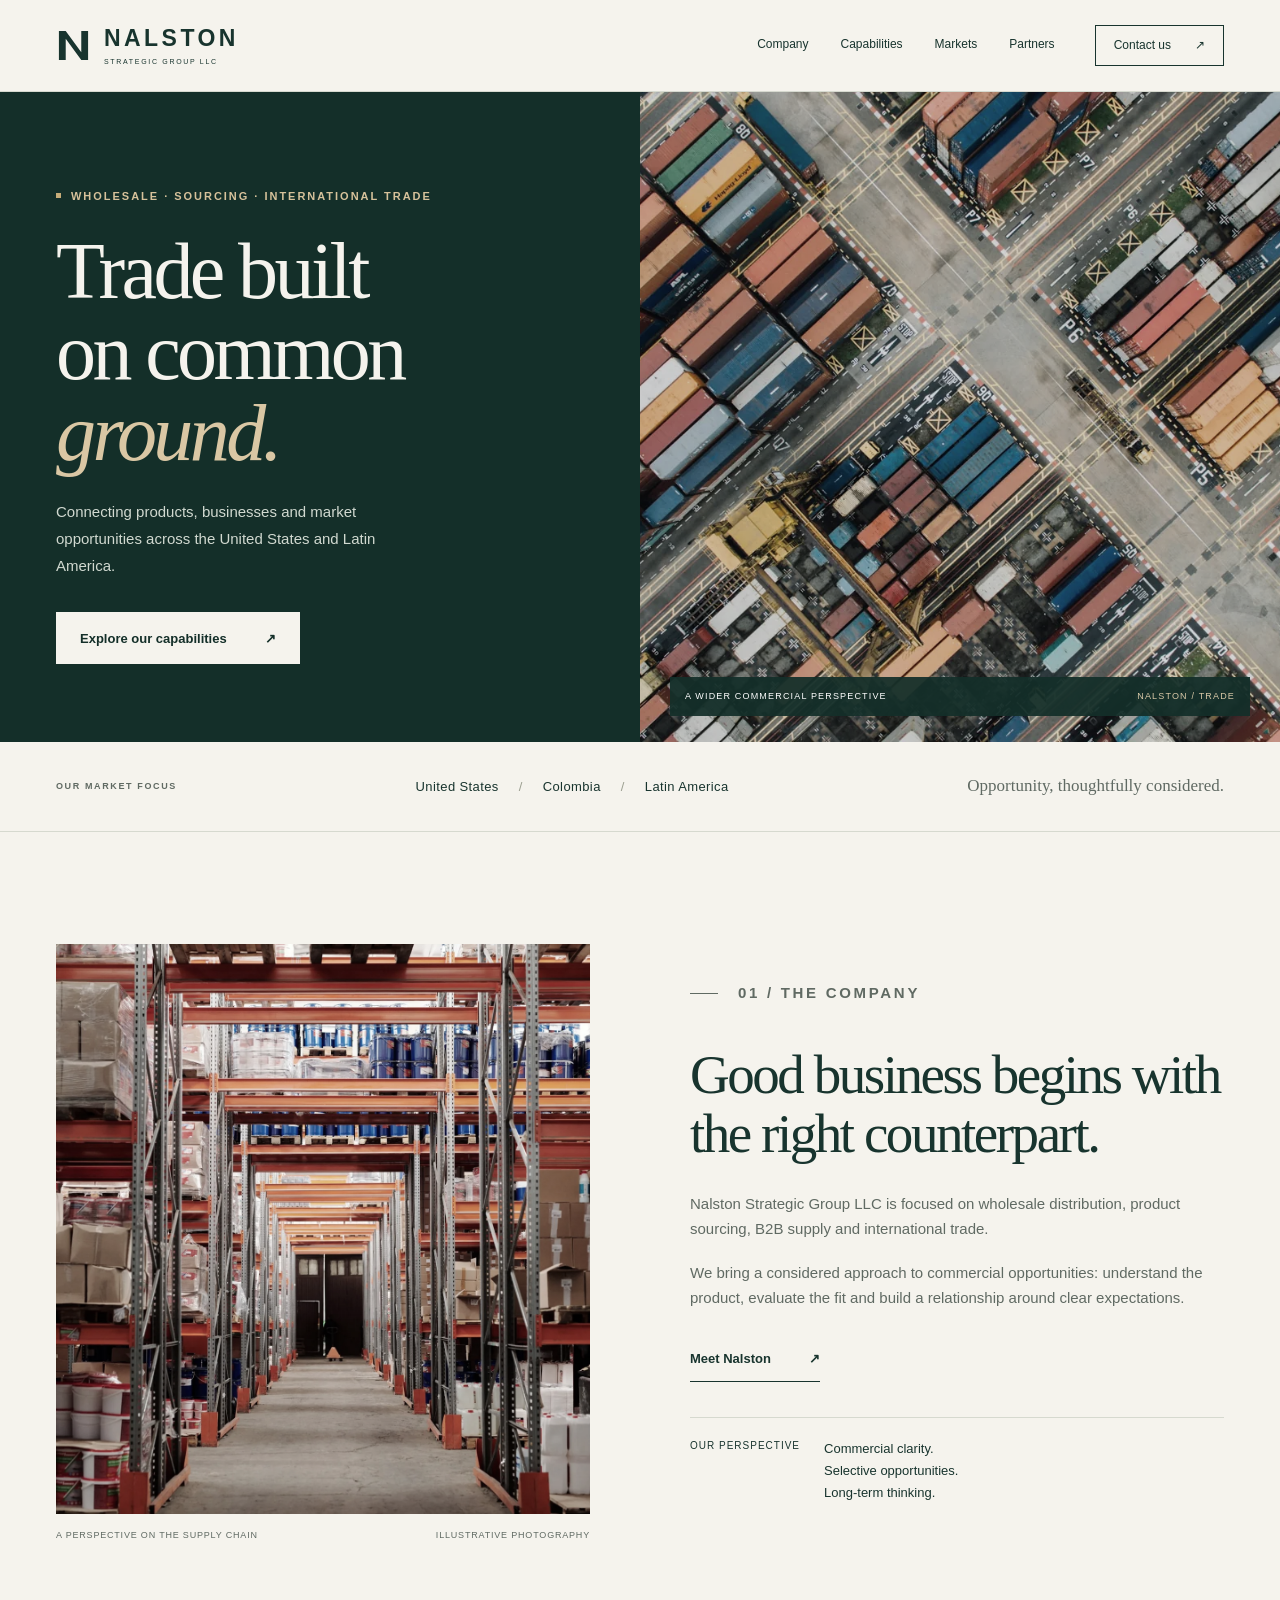
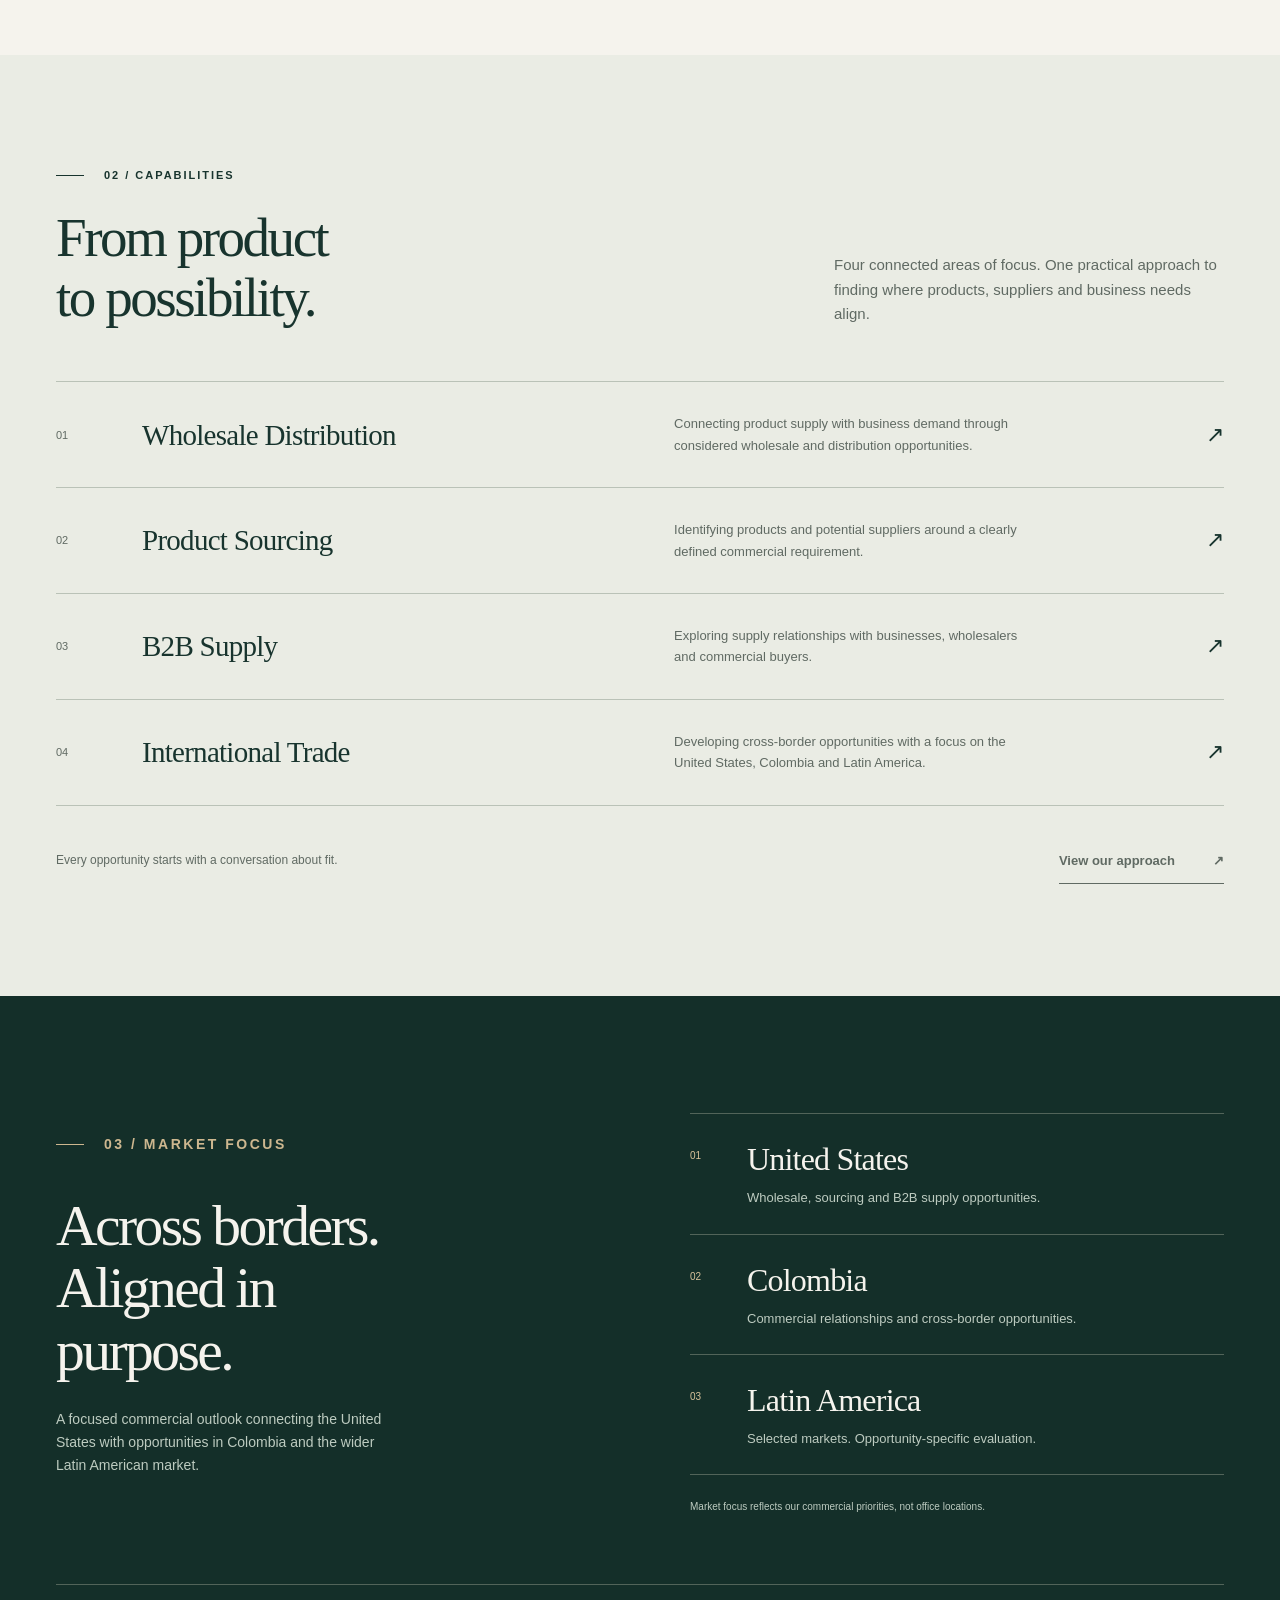
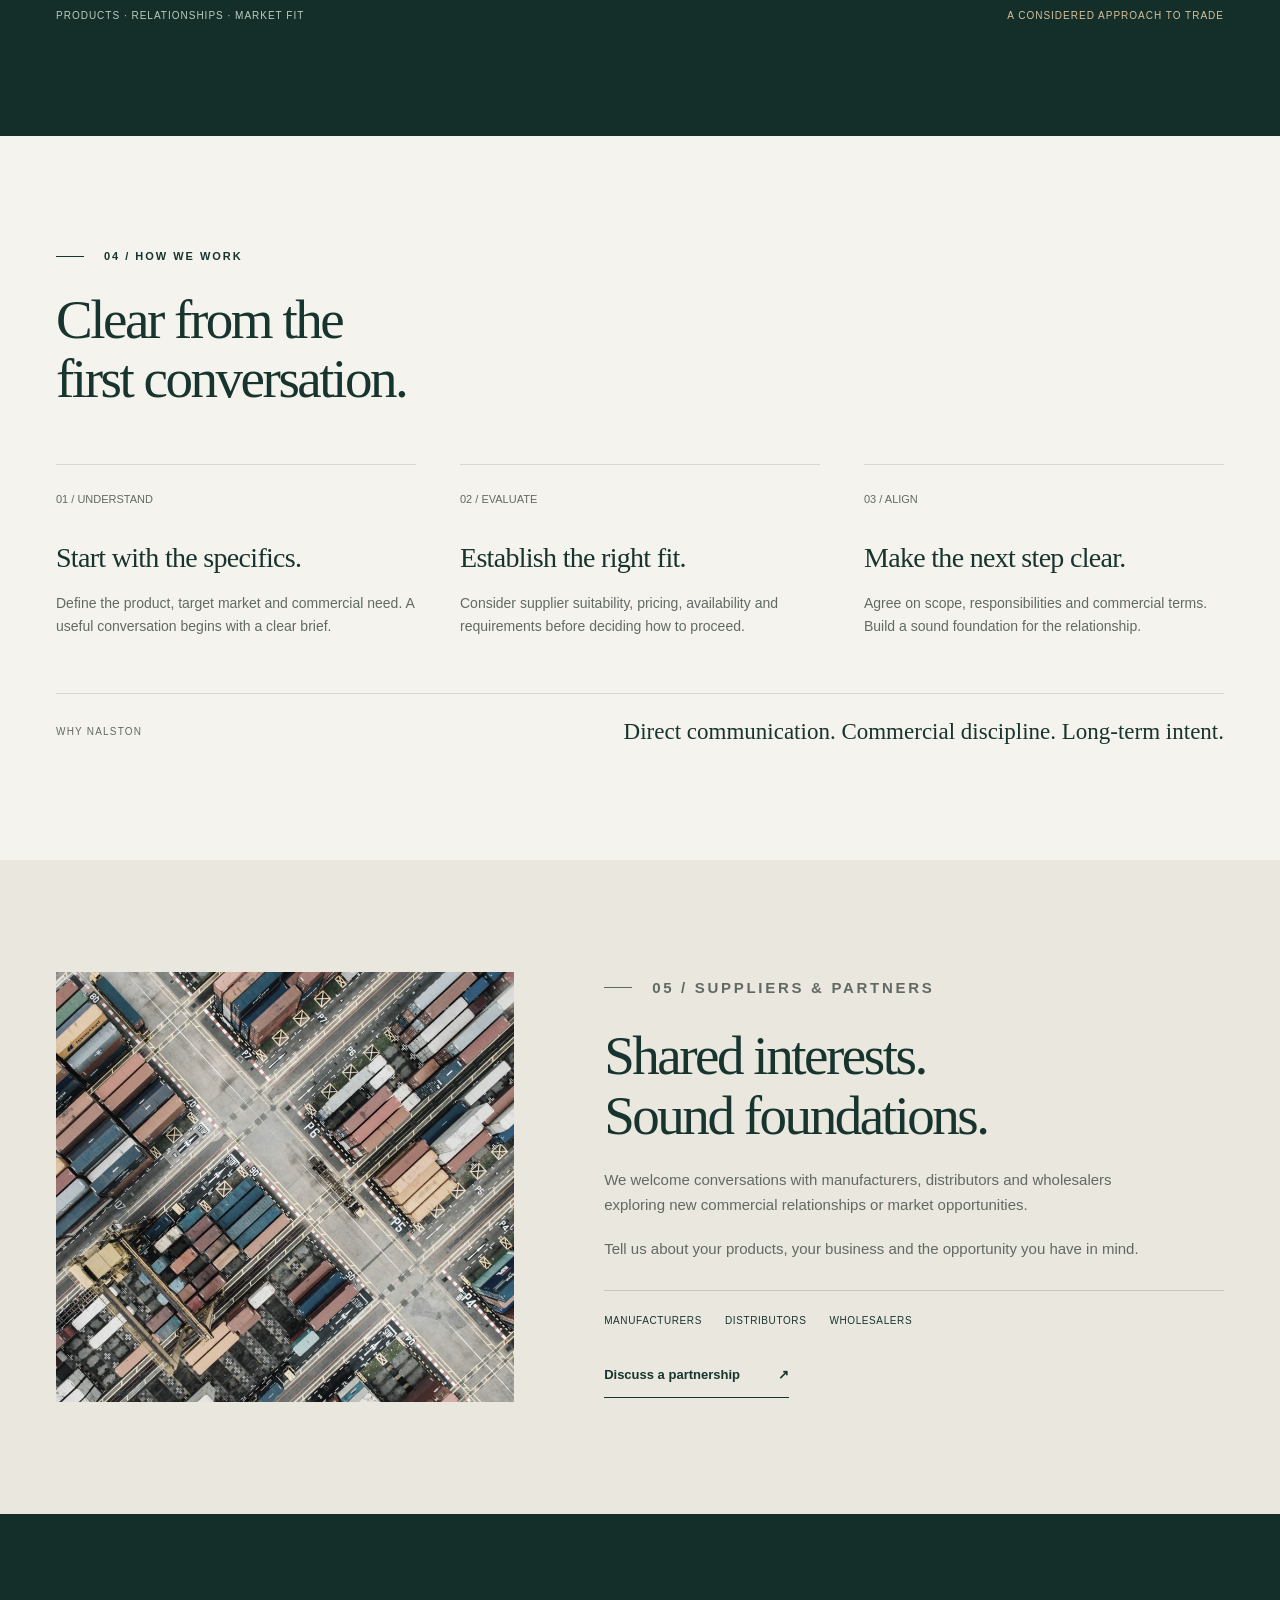
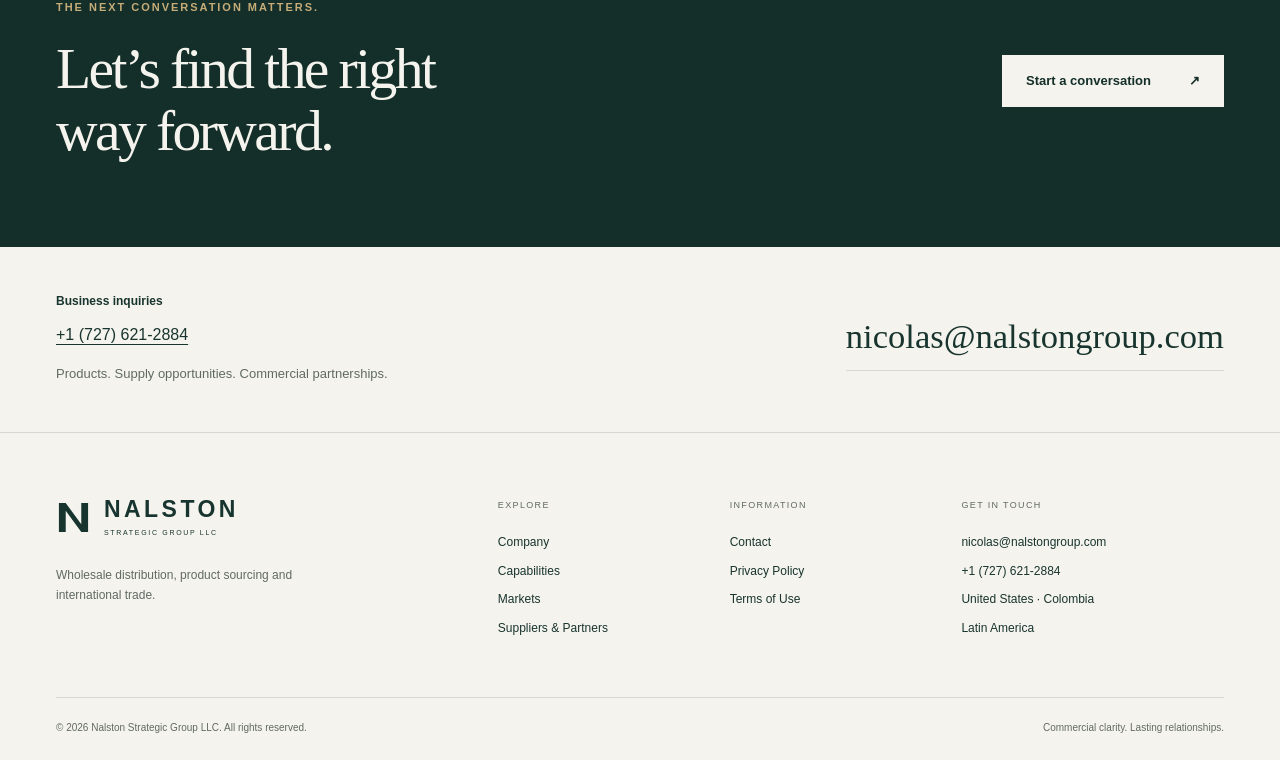
<file: index.html>
<!doctype html>
<html lang="en" class="no-js">
<head>
<meta charset="utf-8">
<meta name="viewport" content="width=device-width, initial-scale=1">
<title>NALSTON | Wholesale, Sourcing &amp; International Trade</title>
<meta name="description" content="Wholesale distribution, product sourcing, B2B supply and international trade. Nalston Strategic Group LLC focuses on the United States, Colombia and Latin America.">
<meta name="theme-color" content="#142f29">
<link rel="canonical" href="https://familiamigrandousa.github.io/nalston-website/">
<meta property="og:type" content="website">
<meta property="og:site_name" content="NALSTON">
<meta property="og:locale" content="en_US">
<meta property="og:title" content="NALSTON | Wholesale, Sourcing &amp; International Trade">
<meta property="og:description" content="Wholesale distribution, product sourcing, B2B supply and international trade. Nalston Strategic Group LLC focuses on the United States, Colombia and Latin America.">
<meta property="og:url" content="https://familiamigrandousa.github.io/nalston-website/">
<meta property="og:image" content="https://familiamigrandousa.github.io/nalston-website/assets/og-nalston.jpg">
<meta property="og:image:width" content="1200">
<meta property="og:image:height" content="630">
<meta property="og:image:alt" content="NALSTON — Wholesale, sourcing and international trade.">
<meta name="twitter:card" content="summary_large_image">
<meta name="twitter:title" content="NALSTON | Wholesale, Sourcing &amp; International Trade">
<meta name="twitter:description" content="Wholesale distribution, product sourcing, B2B supply and international trade. Nalston Strategic Group LLC focuses on the United States, Colombia and Latin America.">
<meta name="twitter:image" content="https://familiamigrandousa.github.io/nalston-website/assets/og-nalston.jpg">
<link rel="icon" href="assets/favicon.svg" type="image/svg+xml">
<link rel="icon" href="assets/favicon-32.png" type="image/png" sizes="32x32">
<link rel="apple-touch-icon" href="assets/apple-touch-icon.png">
<link rel="stylesheet" href="styles.css?v=20261001.3">
<script src="script.js?v=20261001" defer></script>
<script type="application/ld+json">{"@context": "https://schema.org", "@type": "Organization", "name": "NALSTON", "legalName": "Nalston Strategic Group LLC", "url": "https://familiamigrandousa.github.io/nalston-website/", "email": "nicolas@nalstongroup.com", "logo": "https://familiamigrandousa.github.io/nalston-website/assets/apple-touch-icon.png", "description": "Wholesale distribution, product sourcing, B2B supply and international trade. Market focus: United States, Colombia and Latin America.", "telephone": "+1-727-621-2884"}</script>
</head>
<body>
<a class="skip-link" href="#content">Skip to content</a>
<header class="site-header">
<div class="frame header-inner">
<a class="brand" href="index.html" aria-label="Nalston home"><svg class="brand-mark" viewBox="0 0 36 36" fill="none" aria-hidden="true"><path d="M3 33V3h7l16 22V3h7v30h-7L10 11v22H3Z" fill="currentColor"/></svg><span class="brand-name">NALSTON<span class="brand-sub">STRATEGIC GROUP LLC</span></span></a>
<button class="menu-button" type="button" data-menu aria-controls="main-nav" aria-expanded="false"><span>Menu</span><span class="menu-lines" aria-hidden="true"><i></i><i></i></span></button>
<nav class="main-nav" id="main-nav" data-nav aria-label="Main navigation">
<a href="company.html">Company</a><a href="capabilities.html">Capabilities</a><a href="index.html#markets">Markets</a><a href="index.html#partners">Partners</a><a class="nav-contact" href="contact.html">Contact us <span aria-hidden="true">↗</span></a>
</nav>
</div>
</header>
<main id="content">
<section class="hero" aria-labelledby="hero-title">
<div class="hero-copy">
<p class="eyebrow">Wholesale · Sourcing · International Trade</p>
<h1 id="hero-title">Trade built<br>on common<br><em>ground.</em>
</h1>
<p class="hero-description">Connecting products, businesses and market opportunities across the United States and Latin America.</p><a class="button light" href="capabilities.html">Explore our capabilities<span aria-hidden="true">↗</span></a>
</div>
<div class="hero-photo">
<picture><img src="assets/port-1200.webp" srcset="assets/port-600.webp 600w, assets/port-1200.webp 1200w, assets/port-2000.webp 2000w" sizes="(max-width: 600px) 100vw, 50vw" width="2000" height="1334" alt="Aerial view of shipping containers arranged across a working cargo terminal" fetchpriority="high" decoding="async">
</picture>
<div class="photo-label"><span>A wider commercial perspective</span><span>NALSTON / Trade</span>
</div>
</div>
</section>
<div class="market-strip">
<div class="frame"><span class="eyebrow">Our market focus</span>
<p>United States<i aria-hidden="true">/</i>Colombia<i aria-hidden="true">/</i>Latin America</p><span class="strip-note">Opportunity, thoughtfully considered.</span>
</div>
</div>
<section class="section" id="company">
<div class="frame company-grid">
<figure class="company-figure"><img src="assets/warehouse-1200.webp" srcset="assets/warehouse-600.webp 600w, assets/warehouse-1200.webp 1200w" sizes="(max-width: 600px) 100vw, 50vw" width="1200" height="1800" alt="Palletized goods arranged on industrial warehouse shelving" loading="lazy" decoding="async">
<figcaption><span>A perspective on the supply chain</span><span>Illustrative photography</span>
</figcaption>
</figure>
<div class="company-copy">
<p class="eyebrow section-label">01 / The company</p>
<h2>Good business begins with the right counterpart.</h2>
<p>Nalston Strategic Group LLC is focused on wholesale distribution, product sourcing, B2B supply and international trade.</p>
<p>We bring a considered approach to commercial opportunities: understand the product, evaluate the fit and build a relationship around clear expectations.</p><a class="text-link" href="company.html">Meet Nalston<span aria-hidden="true">↗</span></a>
<div class="company-note"><span>Our perspective</span>
<p>Commercial clarity.<br>Selective opportunities.<br>Long-term thinking.</p>
</div>
</div>
</div>
</section>
<section class="section capabilities" id="capabilities">
<div class="frame">
<div class="section-heading">
<div>
<p class="eyebrow section-label">02 / Capabilities</p>
<h2>From product<br>to possibility.</h2>
</div>
<p>Four connected areas of focus. One practical approach to finding where products, suppliers and business needs align.</p>
</div>
<div class="service-list"><a class="service-item" href="capabilities.html#wholesale"><span class="service-no">01</span>
<h3>Wholesale Distribution</h3>
<p>Connecting product supply with business demand through considered wholesale and distribution opportunities.</p><span class="service-arrow" aria-hidden="true">↗</span></a><a class="service-item" href="capabilities.html#sourcing"><span class="service-no">02</span>
<h3>Product Sourcing</h3>
<p>Identifying products and potential suppliers around a clearly defined commercial requirement.</p><span class="service-arrow" aria-hidden="true">↗</span></a><a class="service-item" href="capabilities.html#b2b"><span class="service-no">03</span>
<h3>B2B Supply</h3>
<p>Exploring supply relationships with businesses, wholesalers and commercial buyers.</p><span class="service-arrow" aria-hidden="true">↗</span></a><a class="service-item" href="capabilities.html#trade"><span class="service-no">04</span>
<h3>International Trade</h3>
<p>Developing cross-border opportunities with a focus on the United States, Colombia and Latin America.</p><span class="service-arrow" aria-hidden="true">↗</span></a>
</div>
<div class="section-foot">
<p>Every opportunity starts with a conversation about fit.</p><a class="text-link" href="capabilities.html">View our approach<span aria-hidden="true">↗</span></a>
</div>
</div>
</section>
<section class="section markets" id="markets">
<div class="frame">
<div class="markets-grid">
<div class="markets-intro">
<p class="eyebrow section-label">03 / Market focus</p>
<h2>Across borders.<br>Aligned in<br>purpose.</h2>
<p>A focused commercial outlook connecting the United States with opportunities in Colombia and the wider Latin American market.</p>
</div>
<div>
<div class="market-list">
<article class="market-row"><span>01</span>
<div>
<h3>United States</h3>
<p>Wholesale, sourcing and B2B supply opportunities.</p>
</div>
</article>
<article class="market-row"><span>02</span>
<div>
<h3>Colombia</h3>
<p>Commercial relationships and cross-border opportunities.</p>
</div>
</article>
<article class="market-row"><span>03</span>
<div>
<h3>Latin America</h3>
<p>Selected markets. Opportunity-specific evaluation.</p>
</div>
</article>
</div>
<p class="market-note">Market focus reflects our commercial priorities, not office locations.</p>
</div>
</div>
<div class="markets-footer"><span>Products · Relationships · Market fit</span><span>A considered approach to trade</span>
</div>
</div>
</section>
<section class="section" id="approach">
<div class="frame">
<div class="process-header">
<p class="eyebrow section-label">04 / How we work</p>
<h2>Clear from the<br>first conversation.</h2>
</div>
<div class="steps">
<article class="step"><span class="step-no">01 / UNDERSTAND</span>
<h3>Start with the specifics.</h3>
<p>Define the product, target market and commercial need. A useful conversation begins with a clear brief.</p>
</article>
<article class="step"><span class="step-no">02 / EVALUATE</span>
<h3>Establish the right fit.</h3>
<p>Consider supplier suitability, pricing, availability and requirements before deciding how to proceed.</p>
</article>
<article class="step"><span class="step-no">03 / ALIGN</span>
<h3>Make the next step clear.</h3>
<p>Agree on scope, responsibilities and commercial terms. Build a sound foundation for the relationship.</p>
</article>
</div>
<div class="principle-bar"><span>Why Nalston</span>
<p>Direct communication. Commercial discipline. Long-term intent.</p>
</div>
</div>
</section>
<section class="section partners" id="partners">
<div class="frame partners-grid"><img class="partner-image" src="assets/port-1200.webp" srcset="assets/port-600.webp 600w, assets/port-1200.webp 1200w, assets/port-2000.webp 2000w" sizes="(max-width: 600px) 100vw, 50vw" width="2000" height="1334" alt="Shipping containers and transport lanes at a cargo terminal" loading="lazy" decoding="async">
<div>
<p class="eyebrow section-label">05 / Suppliers &amp; Partners</p>
<h2>Shared interests.<br>Sound foundations.</h2>
<p>We welcome conversations with manufacturers, distributors and wholesalers exploring new commercial relationships or market opportunities.</p>
<p>Tell us about your products, your business and the opportunity you have in mind.</p>
<div class="partner-types"><span>Manufacturers</span><span>Distributors</span><span>Wholesalers</span>
</div><a class="text-link" href="contact.html#inquiry">Discuss a partnership<span aria-hidden="true">↗</span></a>
</div>
</div>
</section>
<section class="final-cta">
<div class="frame cta-grid">
<div>
<p class="eyebrow">The next conversation matters.</p>
<h2>Let’s find the right<br>way forward.</h2>
</div><a class="button light" href="contact.html">Start a conversation<span aria-hidden="true">↗</span></a>
</div>
</section>
<section class="contact-band" id="contact">
<div class="frame">
<div>
<h2>Business inquiries</h2>
<p class="contact-phone"><a href="tel:+17276212884">+1 (727) 621-2884</a></p>
<p>Products. Supply opportunities. Commercial partnerships.</p>
</div><a class="contact-email" href="mailto:nicolas@nalstongroup.com">nicolas@nalstongroup.com</a>
</div>
</section>
</main>
<footer class="site-footer">
<div class="frame footer-main">
<div class="footer-brand"><a class="brand" href="index.html" aria-label="Nalston home"><svg class="brand-mark" viewBox="0 0 36 36" fill="none" aria-hidden="true"><path d="M3 33V3h7l16 22V3h7v30h-7L10 11v22H3Z" fill="currentColor"/></svg><span class="brand-name">NALSTON<span class="brand-sub">STRATEGIC GROUP LLC</span></span></a>
<p>Wholesale distribution, product sourcing and international trade.</p>
</div>
<div class="footer-col"><span class="footer-label">Explore</span><a href="company.html">Company</a><a href="capabilities.html">Capabilities</a><a href="index.html#markets">Markets</a><a href="index.html#partners">Suppliers &amp; Partners</a>
</div>
<div class="footer-col"><span class="footer-label">Information</span><a href="contact.html">Contact</a><a href="privacy.html">Privacy Policy</a><a href="terms.html">Terms of Use</a>
</div>
<div class="footer-col"><span class="footer-label">Get in touch</span><a href="mailto:nicolas@nalstongroup.com">nicolas@nalstongroup.com</a><a href="tel:+17276212884">+1 (727) 621-2884</a><span>United States · Colombia</span><span>Latin America</span>
</div>
</div>
<div class="frame footer-bottom"><span>© 2026 Nalston Strategic Group LLC. All rights reserved.</span><span>Commercial clarity. Lasting relationships.</span>
</div>
</footer>
</body>
</html>
</file>
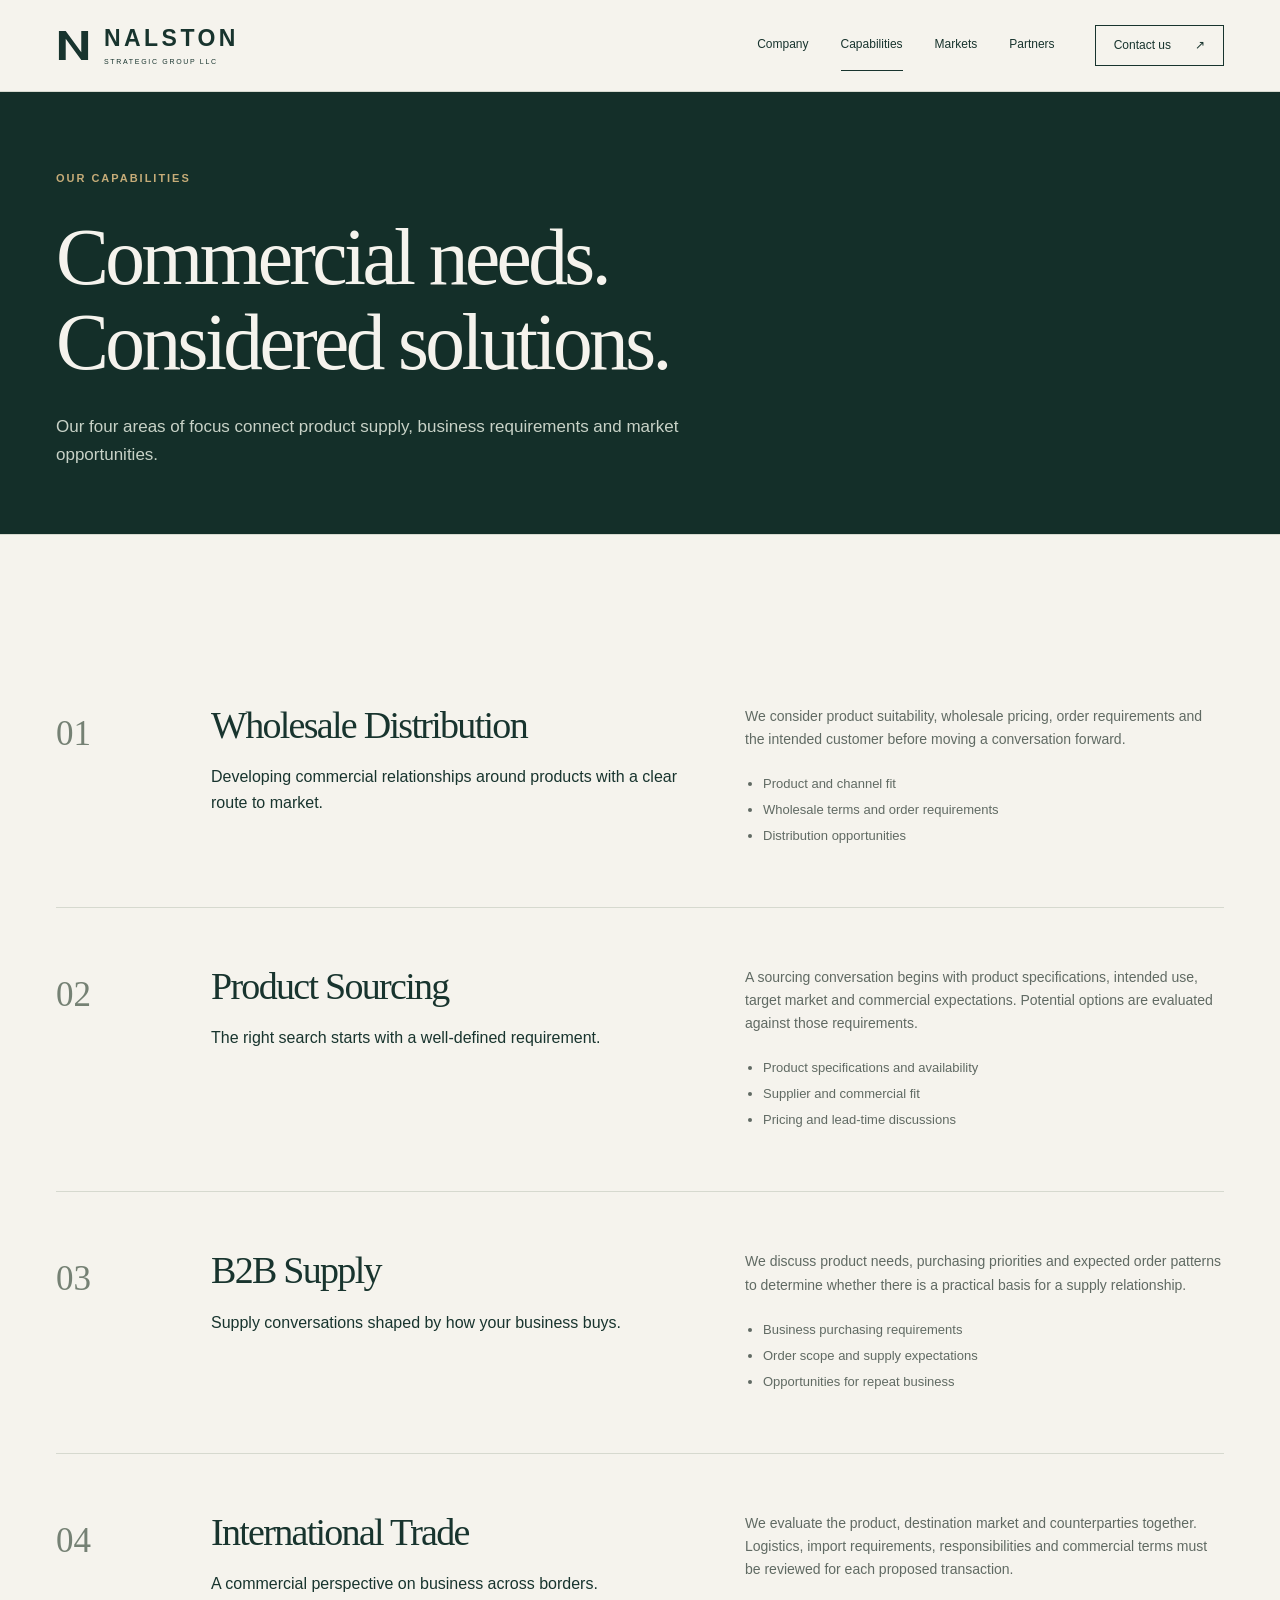
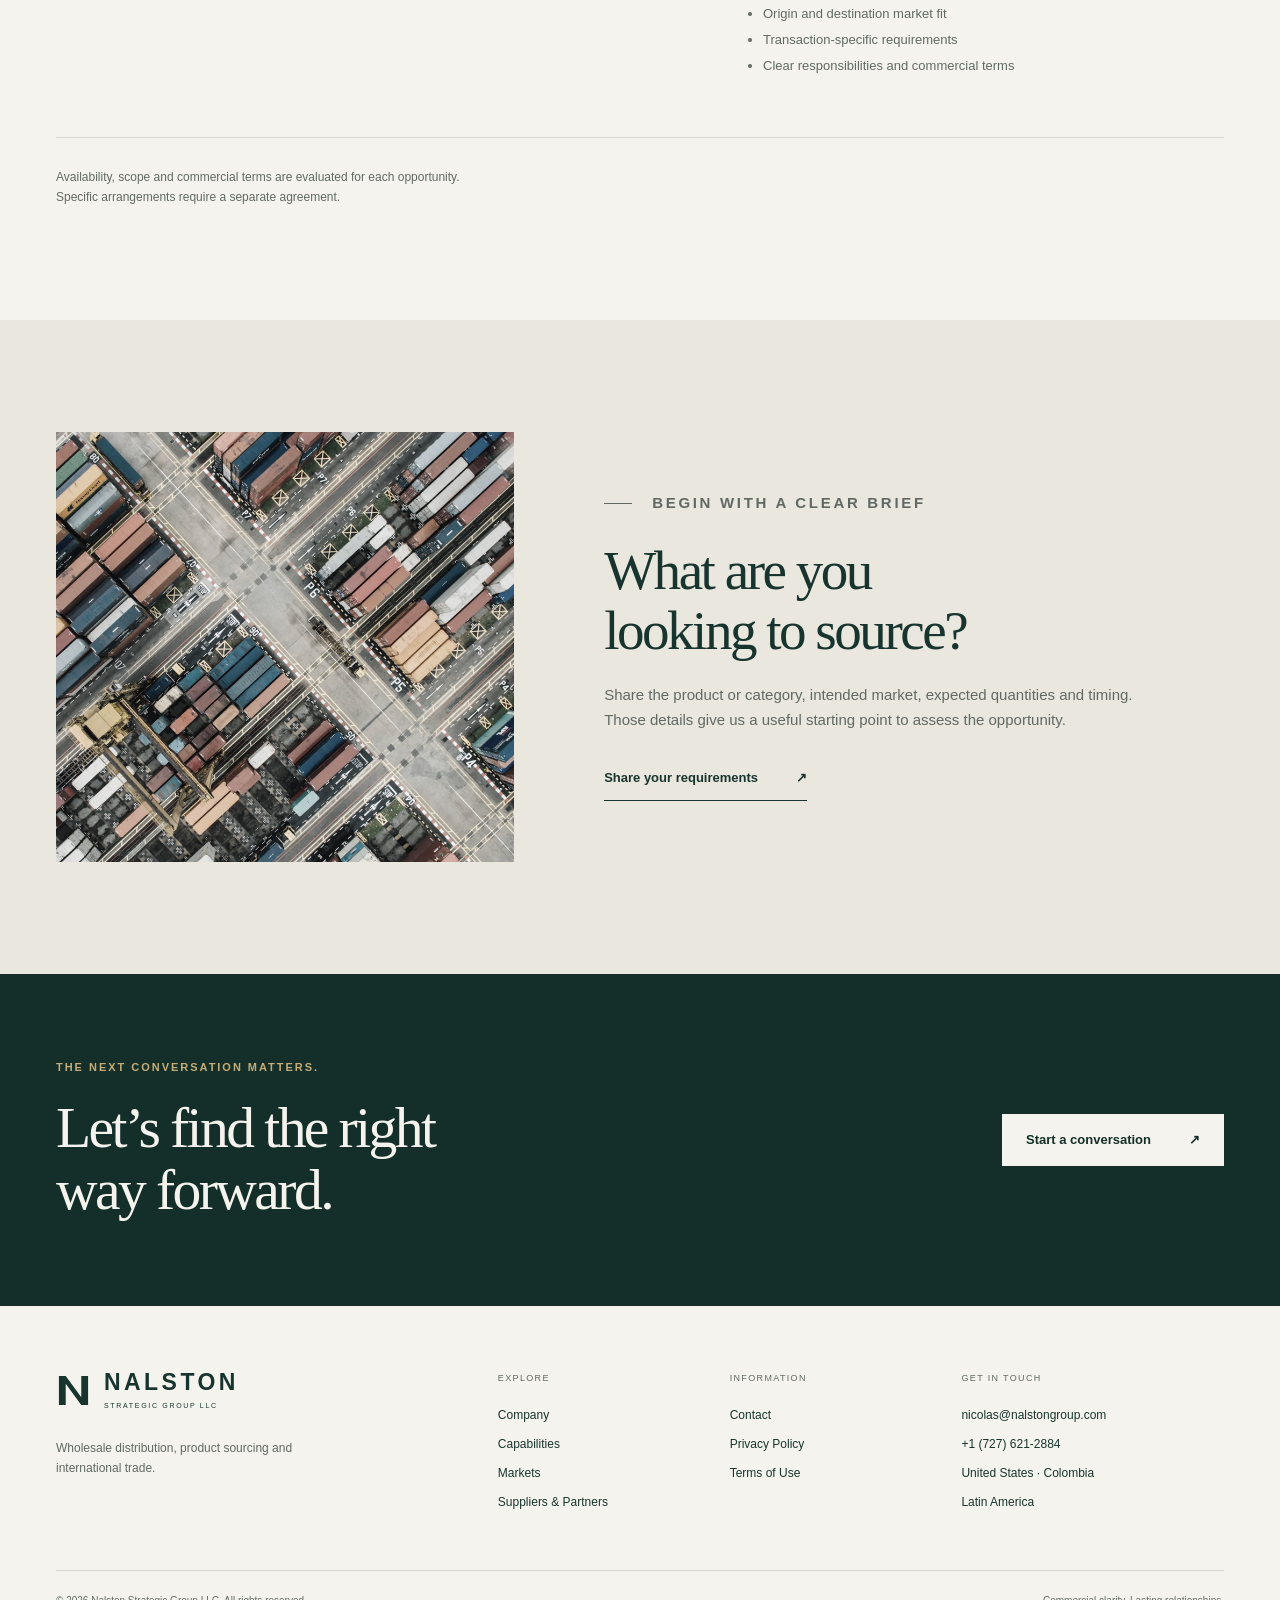
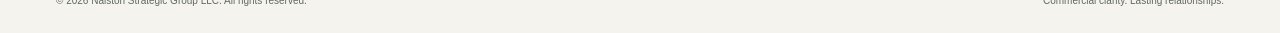
<file: capabilities.html>
<!doctype html>
<html lang="en" class="no-js">
<head>
<meta charset="utf-8">
<meta name="viewport" content="width=device-width, initial-scale=1">
<title>Capabilities | NALSTON</title>
<meta name="description" content="Explore Nalston’s focus in wholesale distribution, product sourcing, B2B supply and international trade across the United States and Latin America.">
<meta name="theme-color" content="#142f29">
<link rel="canonical" href="https://familiamigrandousa.github.io/nalston-website/capabilities.html">
<meta property="og:type" content="website">
<meta property="og:site_name" content="NALSTON">
<meta property="og:locale" content="en_US">
<meta property="og:title" content="Capabilities | NALSTON">
<meta property="og:description" content="Explore Nalston’s focus in wholesale distribution, product sourcing, B2B supply and international trade across the United States and Latin America.">
<meta property="og:url" content="https://familiamigrandousa.github.io/nalston-website/capabilities.html">
<meta property="og:image" content="https://familiamigrandousa.github.io/nalston-website/assets/og-nalston.jpg">
<meta property="og:image:width" content="1200">
<meta property="og:image:height" content="630">
<meta property="og:image:alt" content="NALSTON — Wholesale, sourcing and international trade.">
<meta name="twitter:card" content="summary_large_image">
<meta name="twitter:title" content="Capabilities | NALSTON">
<meta name="twitter:description" content="Explore Nalston’s focus in wholesale distribution, product sourcing, B2B supply and international trade across the United States and Latin America.">
<meta name="twitter:image" content="https://familiamigrandousa.github.io/nalston-website/assets/og-nalston.jpg">
<link rel="icon" href="assets/favicon.svg" type="image/svg+xml">
<link rel="icon" href="assets/favicon-32.png" type="image/png" sizes="32x32">
<link rel="apple-touch-icon" href="assets/apple-touch-icon.png">
<link rel="stylesheet" href="styles.css?v=20261001.3">
<script src="script.js?v=20261001" defer></script>

</head>
<body>
<a class="skip-link" href="#content">Skip to content</a>
<header class="site-header">
<div class="frame header-inner">
<a class="brand" href="index.html" aria-label="Nalston home"><svg class="brand-mark" viewBox="0 0 36 36" fill="none" aria-hidden="true"><path d="M3 33V3h7l16 22V3h7v30h-7L10 11v22H3Z" fill="currentColor"/></svg><span class="brand-name">NALSTON<span class="brand-sub">STRATEGIC GROUP LLC</span></span></a>
<button class="menu-button" type="button" data-menu aria-controls="main-nav" aria-expanded="false"><span>Menu</span><span class="menu-lines" aria-hidden="true"><i></i><i></i></span></button>
<nav class="main-nav" id="main-nav" data-nav aria-label="Main navigation">
<a href="company.html">Company</a><a href="capabilities.html" aria-current="page">Capabilities</a><a href="index.html#markets">Markets</a><a href="index.html#partners">Partners</a><a class="nav-contact" href="contact.html">Contact us <span aria-hidden="true">↗</span></a>
</nav>
</div>
</header>
<main id="content">
<section class="page-hero dark">
<div class="frame">
<p class="eyebrow">Our capabilities</p>
<h1>Commercial needs.<br>Considered solutions.</h1>
<p class="lead">Our four areas of focus connect product supply, business requirements and market opportunities.</p>
</div>
</section>
<section class="section">
<div class="frame">
<article class="detail" id="wholesale"><span>01</span>
<div>
<h2>Wholesale Distribution</h2>
<p class="lead">Developing commercial relationships around products with a clear route to market.</p>
</div>
<div>
<p>We consider product suitability, wholesale pricing, order requirements and the intended customer before moving a conversation forward.</p>
<ul>
<li>Product and channel fit</li>
<li>Wholesale terms and order requirements</li>
<li>Distribution opportunities</li>
</ul>
</div>
</article>
<article class="detail" id="sourcing"><span>02</span>
<div>
<h2>Product Sourcing</h2>
<p class="lead">The right search starts with a well-defined requirement.</p>
</div>
<div>
<p>A sourcing conversation begins with product specifications, intended use, target market and commercial expectations. Potential options are evaluated against those requirements.</p>
<ul>
<li>Product specifications and availability</li>
<li>Supplier and commercial fit</li>
<li>Pricing and lead-time discussions</li>
</ul>
</div>
</article>
<article class="detail" id="b2b"><span>03</span>
<div>
<h2>B2B Supply</h2>
<p class="lead">Supply conversations shaped by how your business buys.</p>
</div>
<div>
<p>We discuss product needs, purchasing priorities and expected order patterns to determine whether there is a practical basis for a supply relationship.</p>
<ul>
<li>Business purchasing requirements</li>
<li>Order scope and supply expectations</li>
<li>Opportunities for repeat business</li>
</ul>
</div>
</article>
<article class="detail" id="trade"><span>04</span>
<div>
<h2>International Trade</h2>
<p class="lead">A commercial perspective on business across borders.</p>
</div>
<div>
<p>We evaluate the product, destination market and counterparties together. Logistics, import requirements, responsibilities and commercial terms must be reviewed for each proposed transaction.</p>
<ul>
<li>Origin and destination market fit</li>
<li>Transaction-specific requirements</li>
<li>Clear responsibilities and commercial terms</li>
</ul>
</div>
</article>
<p class="detail-note">Availability, scope and commercial terms are evaluated for each opportunity. Specific arrangements require a separate agreement.</p>
</div>
</section>
<section class="section partners">
<div class="frame partners-grid"><img class="partner-image" src="assets/port-1200.webp" srcset="assets/port-600.webp 600w, assets/port-1200.webp 1200w, assets/port-2000.webp 2000w" sizes="(max-width: 600px) 100vw, 50vw" width="2000" height="1334" alt="Overhead view of cargo containers at a shipping terminal" loading="lazy" decoding="async">
<div>
<p class="eyebrow section-label">Begin with a clear brief</p>
<h2>What are you<br>looking to source?</h2>
<p>Share the product or category, intended market, expected quantities and timing. Those details give us a useful starting point to assess the opportunity.</p><a class="text-link" href="contact.html#inquiry">Share your requirements<span aria-hidden="true">↗</span></a>
</div>
</div>
</section>
<section class="final-cta">
<div class="frame cta-grid">
<div>
<p class="eyebrow">The next conversation matters.</p>
<h2>Let’s find the right<br>way forward.</h2>
</div><a class="button light" href="contact.html">Start a conversation<span aria-hidden="true">↗</span></a>
</div>
</section>
</main>
<footer class="site-footer">
<div class="frame footer-main">
<div class="footer-brand"><a class="brand" href="index.html" aria-label="Nalston home"><svg class="brand-mark" viewBox="0 0 36 36" fill="none" aria-hidden="true"><path d="M3 33V3h7l16 22V3h7v30h-7L10 11v22H3Z" fill="currentColor"/></svg><span class="brand-name">NALSTON<span class="brand-sub">STRATEGIC GROUP LLC</span></span></a>
<p>Wholesale distribution, product sourcing and international trade.</p>
</div>
<div class="footer-col"><span class="footer-label">Explore</span><a href="company.html">Company</a><a href="capabilities.html">Capabilities</a><a href="index.html#markets">Markets</a><a href="index.html#partners">Suppliers &amp; Partners</a>
</div>
<div class="footer-col"><span class="footer-label">Information</span><a href="contact.html">Contact</a><a href="privacy.html">Privacy Policy</a><a href="terms.html">Terms of Use</a>
</div>
<div class="footer-col"><span class="footer-label">Get in touch</span><a href="mailto:nicolas@nalstongroup.com">nicolas@nalstongroup.com</a><a href="tel:+17276212884">+1 (727) 621-2884</a><span>United States · Colombia</span><span>Latin America</span>
</div>
</div>
<div class="frame footer-bottom"><span>© 2026 Nalston Strategic Group LLC. All rights reserved.</span><span>Commercial clarity. Lasting relationships.</span>
</div>
</footer>
</body>
</html>
</file>
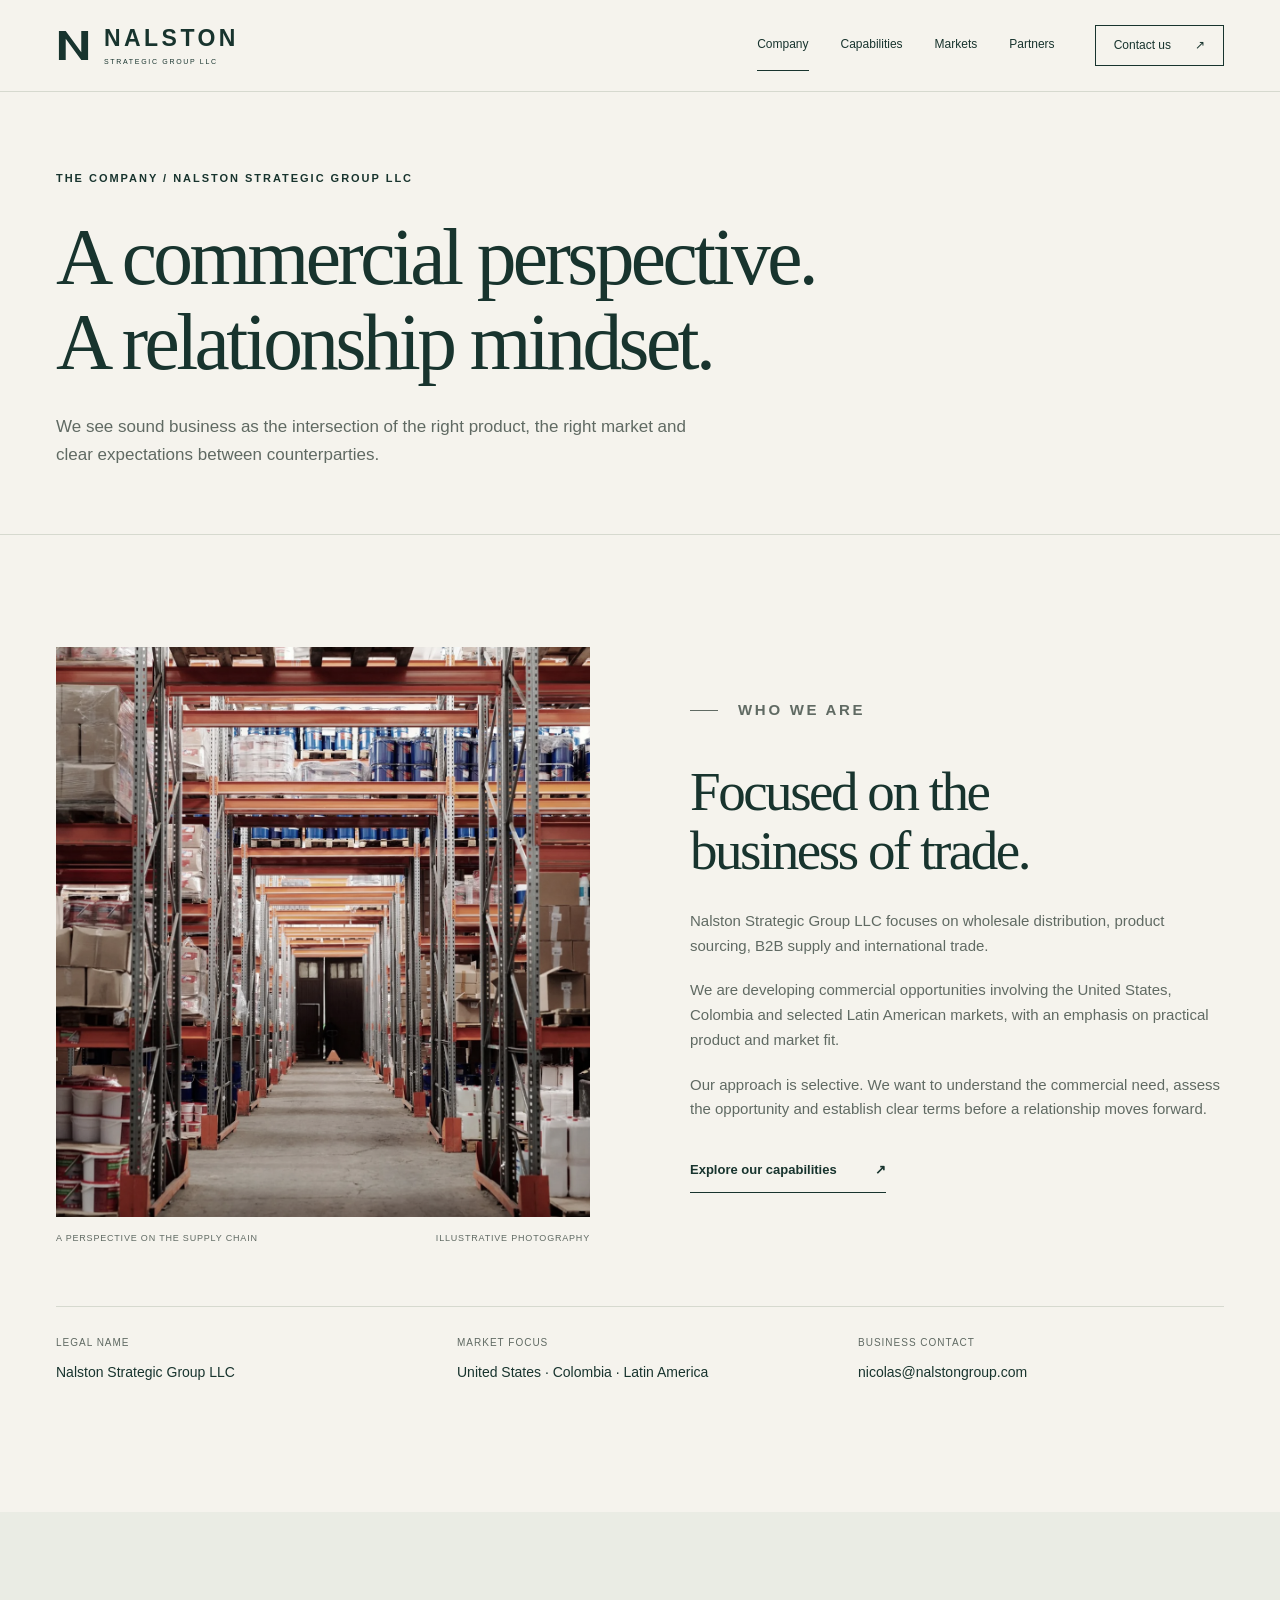
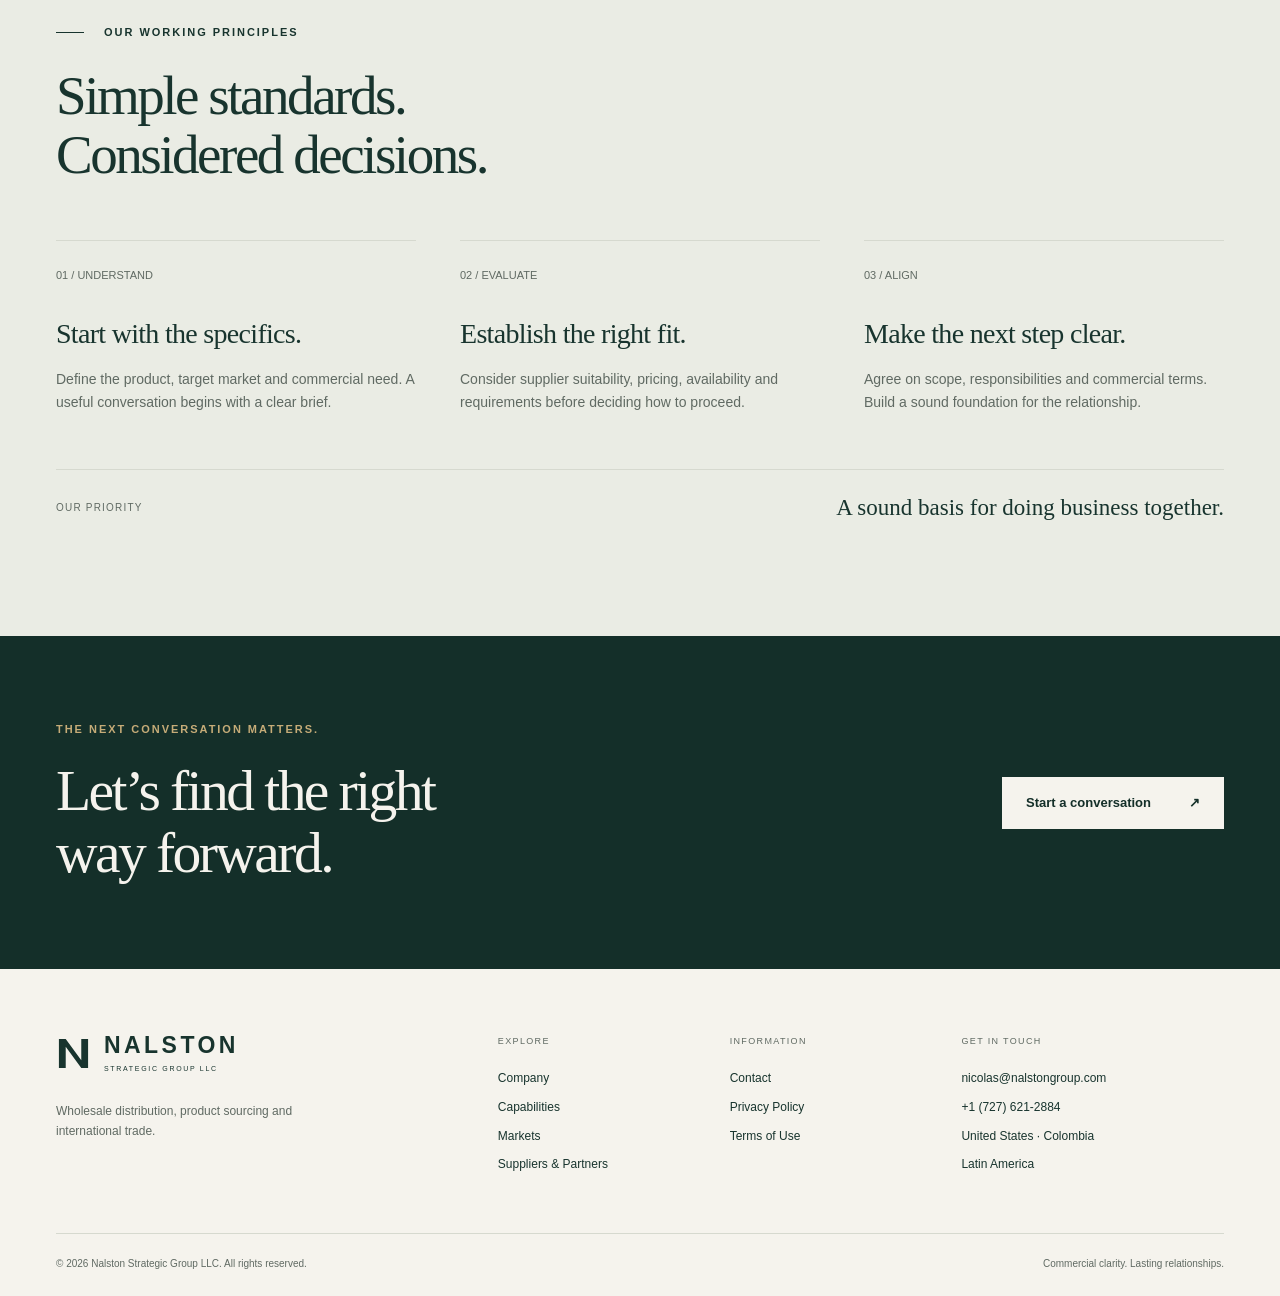
<file: company.html>
<!doctype html>
<html lang="en" class="no-js">
<head>
<meta charset="utf-8">
<meta name="viewport" content="width=device-width, initial-scale=1">
<title>Company | NALSTON</title>
<meta name="description" content="Meet Nalston Strategic Group LLC: a considered approach to wholesale distribution, product sourcing, B2B supply and international trade.">
<meta name="theme-color" content="#142f29">
<link rel="canonical" href="https://familiamigrandousa.github.io/nalston-website/company.html">
<meta property="og:type" content="website">
<meta property="og:site_name" content="NALSTON">
<meta property="og:locale" content="en_US">
<meta property="og:title" content="Company | NALSTON">
<meta property="og:description" content="Meet Nalston Strategic Group LLC: a considered approach to wholesale distribution, product sourcing, B2B supply and international trade.">
<meta property="og:url" content="https://familiamigrandousa.github.io/nalston-website/company.html">
<meta property="og:image" content="https://familiamigrandousa.github.io/nalston-website/assets/og-nalston.jpg">
<meta property="og:image:width" content="1200">
<meta property="og:image:height" content="630">
<meta property="og:image:alt" content="NALSTON — Wholesale, sourcing and international trade.">
<meta name="twitter:card" content="summary_large_image">
<meta name="twitter:title" content="Company | NALSTON">
<meta name="twitter:description" content="Meet Nalston Strategic Group LLC: a considered approach to wholesale distribution, product sourcing, B2B supply and international trade.">
<meta name="twitter:image" content="https://familiamigrandousa.github.io/nalston-website/assets/og-nalston.jpg">
<link rel="icon" href="assets/favicon.svg" type="image/svg+xml">
<link rel="icon" href="assets/favicon-32.png" type="image/png" sizes="32x32">
<link rel="apple-touch-icon" href="assets/apple-touch-icon.png">
<link rel="stylesheet" href="styles.css?v=20261001.3">
<script src="script.js?v=20261001" defer></script>

</head>
<body>
<a class="skip-link" href="#content">Skip to content</a>
<header class="site-header">
<div class="frame header-inner">
<a class="brand" href="index.html" aria-label="Nalston home"><svg class="brand-mark" viewBox="0 0 36 36" fill="none" aria-hidden="true"><path d="M3 33V3h7l16 22V3h7v30h-7L10 11v22H3Z" fill="currentColor"/></svg><span class="brand-name">NALSTON<span class="brand-sub">STRATEGIC GROUP LLC</span></span></a>
<button class="menu-button" type="button" data-menu aria-controls="main-nav" aria-expanded="false"><span>Menu</span><span class="menu-lines" aria-hidden="true"><i></i><i></i></span></button>
<nav class="main-nav" id="main-nav" data-nav aria-label="Main navigation">
<a href="company.html" aria-current="page">Company</a><a href="capabilities.html">Capabilities</a><a href="index.html#markets">Markets</a><a href="index.html#partners">Partners</a><a class="nav-contact" href="contact.html">Contact us <span aria-hidden="true">↗</span></a>
</nav>
</div>
</header>
<main id="content">
<section class="page-hero">
<div class="frame">
<p class="eyebrow">The company / Nalston Strategic Group LLC</p>
<h1>A commercial perspective.<br>A relationship mindset.</h1>
<p class="lead">We see sound business as the intersection of the right product, the right market and clear expectations between counterparties.</p>
</div>
</section>
<section class="section">
<div class="frame">
<div class="company-grid">
<figure class="company-figure"><img src="assets/warehouse-1200.webp" srcset="assets/warehouse-600.webp 600w, assets/warehouse-1200.webp 1200w" sizes="(max-width: 600px) 100vw, 50vw" width="1200" height="1800" alt="Palletized goods arranged on industrial warehouse shelving" loading="lazy" decoding="async">
<figcaption><span>A perspective on the supply chain</span><span>Illustrative photography</span>
</figcaption>
</figure>
<div class="company-copy">
<p class="eyebrow section-label">Who we are</p>
<h2>Focused on the<br>business of trade.</h2>
<p>Nalston Strategic Group LLC focuses on wholesale distribution, product sourcing, B2B supply and international trade.</p>
<p>We are developing commercial opportunities involving the United States, Colombia and selected Latin American markets, with an emphasis on practical product and market fit.</p>
<p>Our approach is selective. We want to understand the commercial need, assess the opportunity and establish clear terms before a relationship moves forward.</p><a class="text-link" href="capabilities.html">Explore our capabilities<span aria-hidden="true">↗</span></a>
</div>
</div>
<dl class="company-facts">
<div>
<dt>Legal name</dt>
<dd>Nalston Strategic Group LLC</dd>
</div>
<div>
<dt>Market focus</dt>
<dd>United States · Colombia · Latin America</dd>
</div>
<div>
<dt>Business contact</dt>
<dd><a href="mailto:nicolas@nalstongroup.com">nicolas@nalstongroup.com</a>
</dd>
</div>
</dl>
</div>
</section>
<section class="section capabilities">
<div class="frame">
<div class="process-header">
<p class="eyebrow section-label">Our working principles</p>
<h2>Simple standards.<br>Considered decisions.</h2>
</div>
<div class="steps">
<article class="step"><span class="step-no">01 / UNDERSTAND</span>
<h3>Start with the specifics.</h3>
<p>Define the product, target market and commercial need. A useful conversation begins with a clear brief.</p>
</article>
<article class="step"><span class="step-no">02 / EVALUATE</span>
<h3>Establish the right fit.</h3>
<p>Consider supplier suitability, pricing, availability and requirements before deciding how to proceed.</p>
</article>
<article class="step"><span class="step-no">03 / ALIGN</span>
<h3>Make the next step clear.</h3>
<p>Agree on scope, responsibilities and commercial terms. Build a sound foundation for the relationship.</p>
</article>
</div>
<div class="principle-bar"><span>Our priority</span>
<p>A sound basis for doing business together.</p>
</div>
</div>
</section>
<section class="final-cta">
<div class="frame cta-grid">
<div>
<p class="eyebrow">The next conversation matters.</p>
<h2>Let’s find the right<br>way forward.</h2>
</div><a class="button light" href="contact.html">Start a conversation<span aria-hidden="true">↗</span></a>
</div>
</section>
</main>
<footer class="site-footer">
<div class="frame footer-main">
<div class="footer-brand"><a class="brand" href="index.html" aria-label="Nalston home"><svg class="brand-mark" viewBox="0 0 36 36" fill="none" aria-hidden="true"><path d="M3 33V3h7l16 22V3h7v30h-7L10 11v22H3Z" fill="currentColor"/></svg><span class="brand-name">NALSTON<span class="brand-sub">STRATEGIC GROUP LLC</span></span></a>
<p>Wholesale distribution, product sourcing and international trade.</p>
</div>
<div class="footer-col"><span class="footer-label">Explore</span><a href="company.html">Company</a><a href="capabilities.html">Capabilities</a><a href="index.html#markets">Markets</a><a href="index.html#partners">Suppliers &amp; Partners</a>
</div>
<div class="footer-col"><span class="footer-label">Information</span><a href="contact.html">Contact</a><a href="privacy.html">Privacy Policy</a><a href="terms.html">Terms of Use</a>
</div>
<div class="footer-col"><span class="footer-label">Get in touch</span><a href="mailto:nicolas@nalstongroup.com">nicolas@nalstongroup.com</a><a href="tel:+17276212884">+1 (727) 621-2884</a><span>United States · Colombia</span><span>Latin America</span>
</div>
</div>
<div class="frame footer-bottom"><span>© 2026 Nalston Strategic Group LLC. All rights reserved.</span><span>Commercial clarity. Lasting relationships.</span>
</div>
</footer>
</body>
</html>
</file>
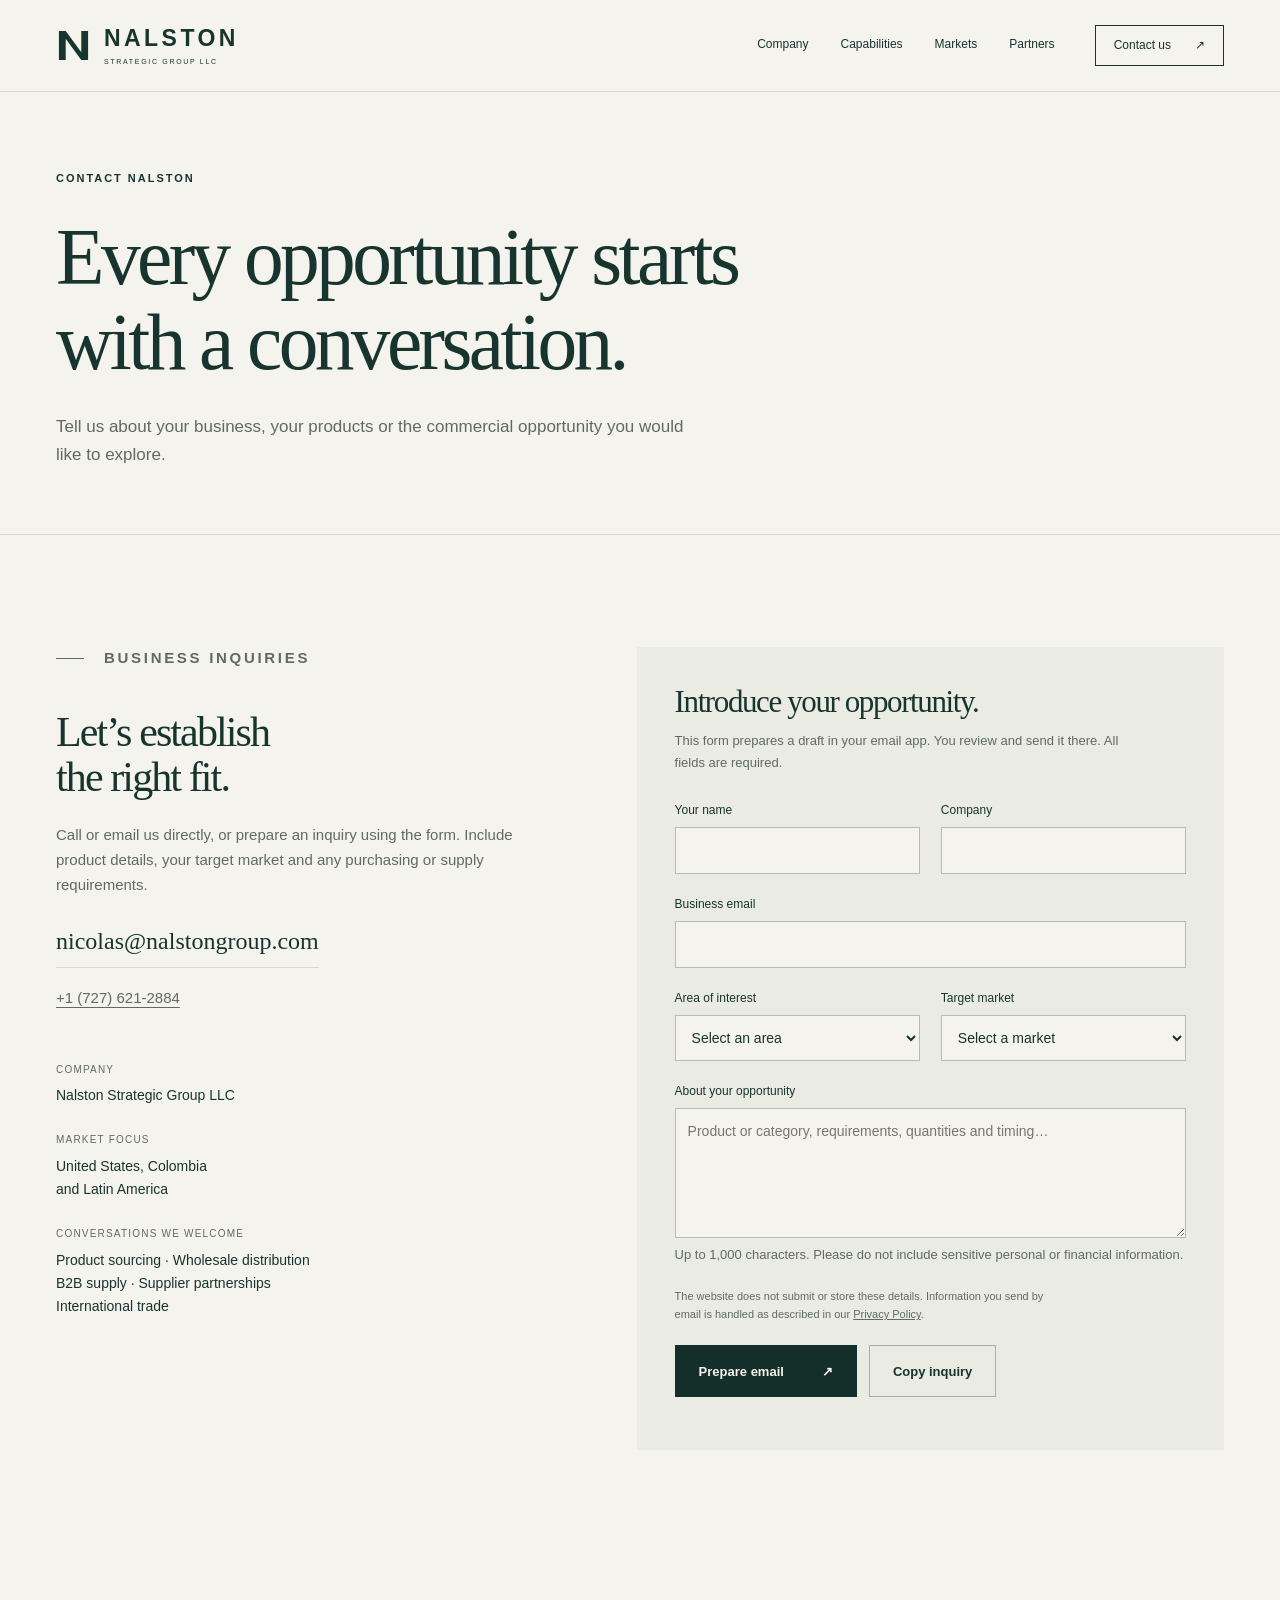
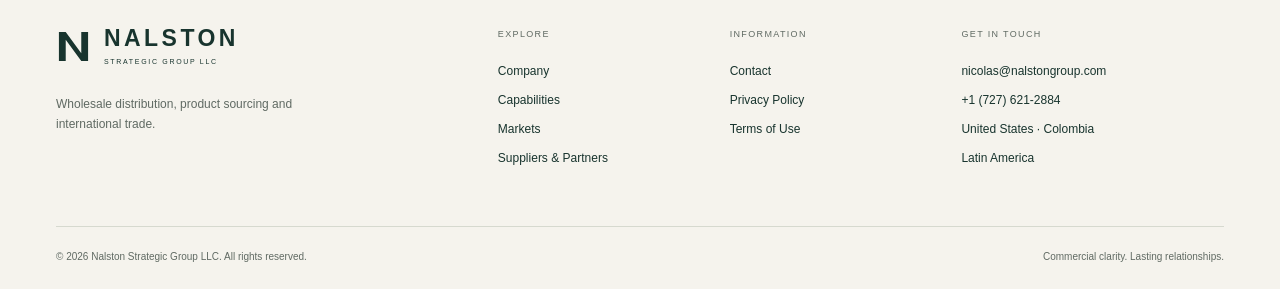
<file: contact.html>
<!doctype html>
<html lang="en" class="no-js">
<head>
<meta charset="utf-8">
<meta name="viewport" content="width=device-width, initial-scale=1">
<title>Contact | NALSTON</title>
<meta name="description" content="Contact Nalston Strategic Group LLC about product sourcing, wholesale, B2B supply, international trade or supplier partnerships.">
<meta name="theme-color" content="#142f29">
<link rel="canonical" href="https://familiamigrandousa.github.io/nalston-website/contact.html">
<meta property="og:type" content="website">
<meta property="og:site_name" content="NALSTON">
<meta property="og:locale" content="en_US">
<meta property="og:title" content="Contact | NALSTON">
<meta property="og:description" content="Contact Nalston Strategic Group LLC about product sourcing, wholesale, B2B supply, international trade or supplier partnerships.">
<meta property="og:url" content="https://familiamigrandousa.github.io/nalston-website/contact.html">
<meta property="og:image" content="https://familiamigrandousa.github.io/nalston-website/assets/og-nalston.jpg">
<meta property="og:image:width" content="1200">
<meta property="og:image:height" content="630">
<meta property="og:image:alt" content="NALSTON — Wholesale, sourcing and international trade.">
<meta name="twitter:card" content="summary_large_image">
<meta name="twitter:title" content="Contact | NALSTON">
<meta name="twitter:description" content="Contact Nalston Strategic Group LLC about product sourcing, wholesale, B2B supply, international trade or supplier partnerships.">
<meta name="twitter:image" content="https://familiamigrandousa.github.io/nalston-website/assets/og-nalston.jpg">
<link rel="icon" href="assets/favicon.svg" type="image/svg+xml">
<link rel="icon" href="assets/favicon-32.png" type="image/png" sizes="32x32">
<link rel="apple-touch-icon" href="assets/apple-touch-icon.png">
<link rel="stylesheet" href="styles.css?v=20261001.3">
<script src="script.js?v=20261001" defer></script>

</head>
<body>
<a class="skip-link" href="#content">Skip to content</a>
<header class="site-header">
<div class="frame header-inner">
<a class="brand" href="index.html" aria-label="Nalston home"><svg class="brand-mark" viewBox="0 0 36 36" fill="none" aria-hidden="true"><path d="M3 33V3h7l16 22V3h7v30h-7L10 11v22H3Z" fill="currentColor"/></svg><span class="brand-name">NALSTON<span class="brand-sub">STRATEGIC GROUP LLC</span></span></a>
<button class="menu-button" type="button" data-menu aria-controls="main-nav" aria-expanded="false"><span>Menu</span><span class="menu-lines" aria-hidden="true"><i></i><i></i></span></button>
<nav class="main-nav" id="main-nav" data-nav aria-label="Main navigation">
<a href="company.html">Company</a><a href="capabilities.html">Capabilities</a><a href="index.html#markets">Markets</a><a href="index.html#partners">Partners</a><a class="nav-contact" href="contact.html" aria-current="page">Contact us <span aria-hidden="true">↗</span></a>
</nav>
</div>
</header>
<main id="content">
<section class="page-hero">
<div class="frame">
<p class="eyebrow">Contact Nalston</p>
<h1>Every opportunity starts<br>with a conversation.</h1>
<p class="lead">Tell us about your business, your products or the commercial opportunity you would like to explore.</p>
</div>
</section>
<section class="section" id="inquiry">
<div class="frame contact-layout">
<div class="contact-details">
<p class="eyebrow section-label">Business inquiries</p>
<h2>Let’s establish<br>the right fit.</h2>
<p>Call or email us directly, or prepare an inquiry using the form. Include product details, your target market and any purchasing or supply requirements.</p><a class="contact-email" href="mailto:nicolas@nalstongroup.com">nicolas@nalstongroup.com</a>
<p class="contact-phone"><a href="tel:+17276212884">+1 (727) 621-2884</a></p>
<dl>
<div>
<dt>Company</dt>
<dd>Nalston Strategic Group LLC</dd>
</div>
<div>
<dt>Market focus</dt>
<dd>United States, Colombia<br>and Latin America</dd>
</div>
<div>
<dt>Conversations we welcome</dt>
<dd>Product sourcing · Wholesale distribution<br>B2B supply · Supplier partnerships<br>International trade</dd>
</div>
</dl><noscript>
<p>Please email us directly. The optional inquiry composer requires JavaScript.</p></noscript>
</div>
<form class="inquiry-form" data-inquiry hidden aria-labelledby="form-title">
<h2 id="form-title">Introduce your opportunity.</h2>
<p class="form-intro">This form prepares a draft in your email app. You review and send it there. All fields are required.</p>
<div class="form-grid">
<div class="field"><label for="name">Your name</label><input id="name" name="name" autocomplete="name" maxlength="100" required>
</div>
<div class="field"><label for="company-name">Company</label><input id="company-name" name="company" autocomplete="organization" maxlength="120" required>
</div>
<div class="field full"><label for="email">Business email</label><input id="email" name="email" type="email" autocomplete="email" maxlength="150" required>
</div>
<div class="field"><label for="interest">Area of interest</label><select id="interest" name="interest" required><option value="">Select an area</option><option>Wholesale distribution</option><option>Product sourcing</option><option>B2B supply</option><option>International trade</option><option>Supplier partnership</option><option>Other business inquiry</option></select>
</div>
<div class="field"><label for="market">Target market</label><select id="market" name="market" required><option value="">Select a market</option><option>United States</option><option>Colombia</option><option>Latin America</option><option>Multiple markets</option><option>Other</option></select>
</div>
<div class="field full"><label for="message">About your opportunity</label><textarea id="message" name="message" maxlength="1000" required placeholder="Product or category, requirements, quantities and timing…" aria-describedby="message-help"></textarea><span class="form-intro" id="message-help">Up to 1,000 characters. Please do not include sensitive personal or financial information.</span>
</div>
</div>
<p class="form-note">The website does not submit or store these details. Information you send by email is handled as described in our <a href="privacy.html">Privacy Policy</a>.</p>
<div class="form-actions"><button class="button" type="submit">Prepare email <span aria-hidden="true">↗</span></button><button class="button outline" type="button" data-copy-inquiry>Copy inquiry</button>
</div>
<p class="form-status" role="status" aria-live="polite" data-form-status>
</p>
</form>
</div>
</section>
</main>
<footer class="site-footer">
<div class="frame footer-main">
<div class="footer-brand"><a class="brand" href="index.html" aria-label="Nalston home"><svg class="brand-mark" viewBox="0 0 36 36" fill="none" aria-hidden="true"><path d="M3 33V3h7l16 22V3h7v30h-7L10 11v22H3Z" fill="currentColor"/></svg><span class="brand-name">NALSTON<span class="brand-sub">STRATEGIC GROUP LLC</span></span></a>
<p>Wholesale distribution, product sourcing and international trade.</p>
</div>
<div class="footer-col"><span class="footer-label">Explore</span><a href="company.html">Company</a><a href="capabilities.html">Capabilities</a><a href="index.html#markets">Markets</a><a href="index.html#partners">Suppliers &amp; Partners</a>
</div>
<div class="footer-col"><span class="footer-label">Information</span><a href="contact.html">Contact</a><a href="privacy.html">Privacy Policy</a><a href="terms.html">Terms of Use</a>
</div>
<div class="footer-col"><span class="footer-label">Get in touch</span><a href="mailto:nicolas@nalstongroup.com">nicolas@nalstongroup.com</a><a href="tel:+17276212884">+1 (727) 621-2884</a><span>United States · Colombia</span><span>Latin America</span>
</div>
</div>
<div class="frame footer-bottom"><span>© 2026 Nalston Strategic Group LLC. All rights reserved.</span><span>Commercial clarity. Lasting relationships.</span>
</div>
</footer>
</body>
</html>
</file>
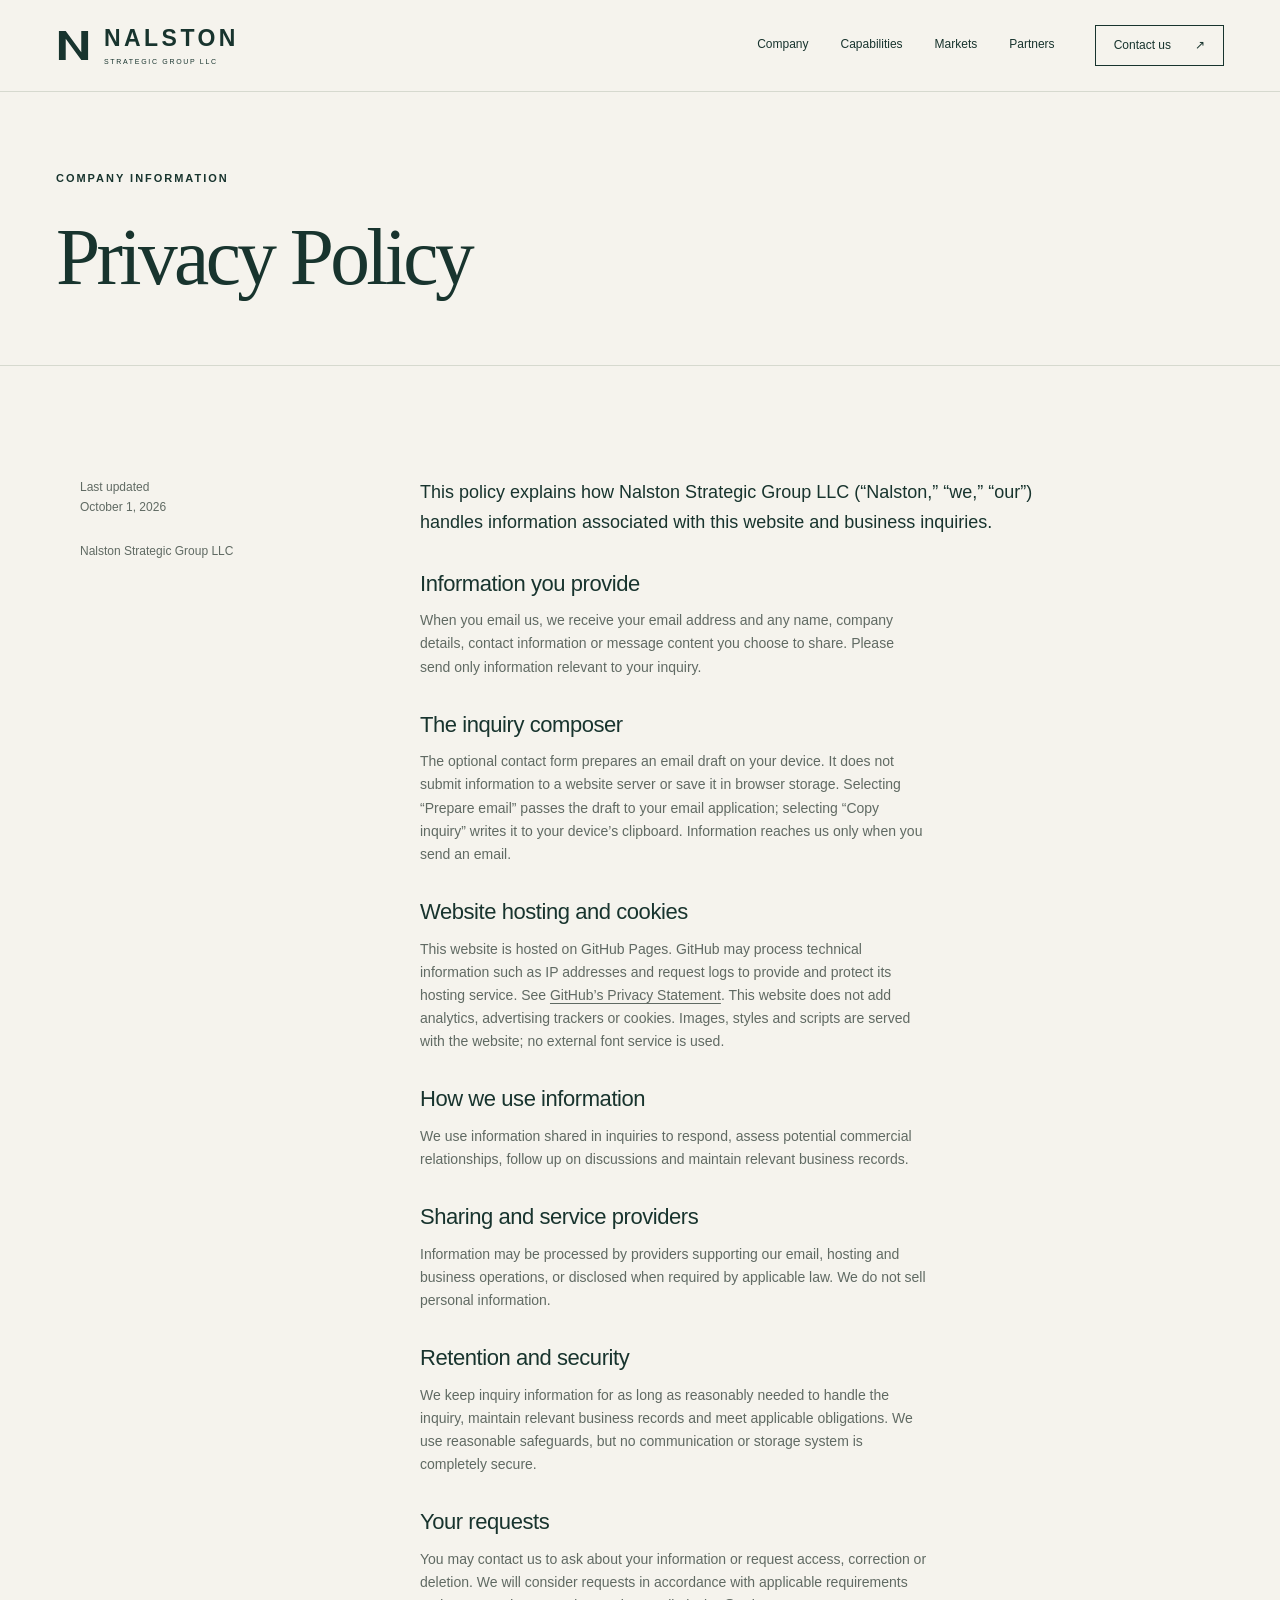
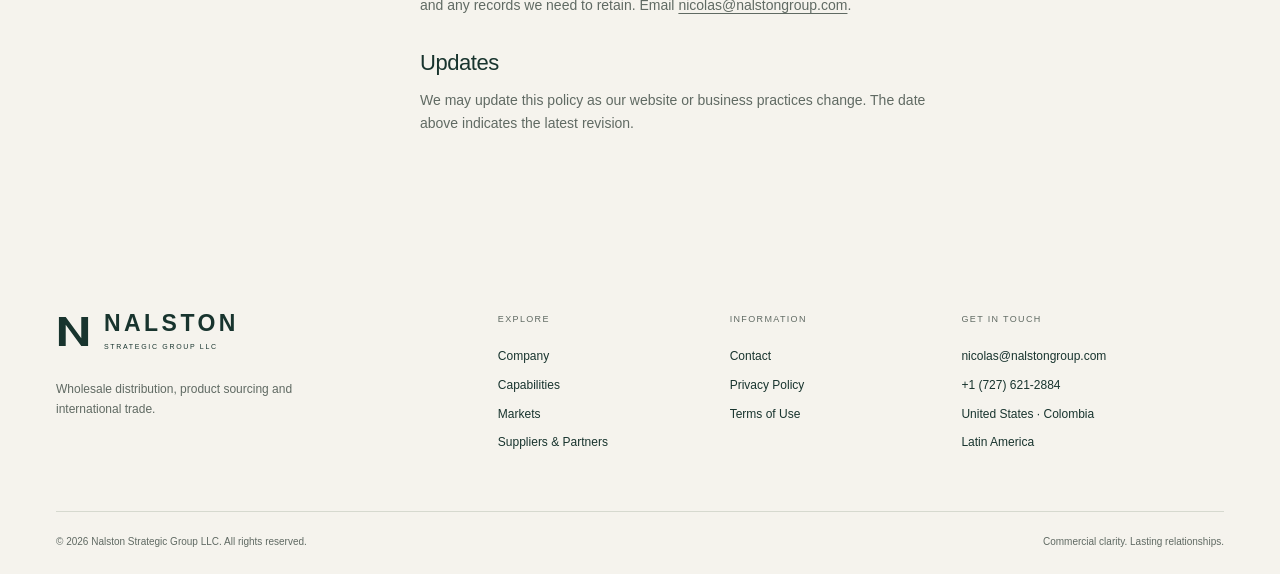
<file: privacy.html>
<!doctype html>
<html lang="en" class="no-js">
<head>
<meta charset="utf-8">
<meta name="viewport" content="width=device-width, initial-scale=1">
<title>Privacy Policy | NALSTON</title>
<meta name="description" content="How Nalston Strategic Group LLC handles website visits and information shared through business inquiries.">
<meta name="theme-color" content="#142f29">
<link rel="canonical" href="https://familiamigrandousa.github.io/nalston-website/privacy.html">
<meta property="og:type" content="website">
<meta property="og:site_name" content="NALSTON">
<meta property="og:locale" content="en_US">
<meta property="og:title" content="Privacy Policy | NALSTON">
<meta property="og:description" content="How Nalston Strategic Group LLC handles website visits and information shared through business inquiries.">
<meta property="og:url" content="https://familiamigrandousa.github.io/nalston-website/privacy.html">
<meta property="og:image" content="https://familiamigrandousa.github.io/nalston-website/assets/og-nalston.jpg">
<meta property="og:image:width" content="1200">
<meta property="og:image:height" content="630">
<meta property="og:image:alt" content="NALSTON — Wholesale, sourcing and international trade.">
<meta name="twitter:card" content="summary_large_image">
<meta name="twitter:title" content="Privacy Policy | NALSTON">
<meta name="twitter:description" content="How Nalston Strategic Group LLC handles website visits and information shared through business inquiries.">
<meta name="twitter:image" content="https://familiamigrandousa.github.io/nalston-website/assets/og-nalston.jpg">
<link rel="icon" href="assets/favicon.svg" type="image/svg+xml">
<link rel="icon" href="assets/favicon-32.png" type="image/png" sizes="32x32">
<link rel="apple-touch-icon" href="assets/apple-touch-icon.png">
<link rel="stylesheet" href="styles.css?v=20261001.3">
<script src="script.js?v=20261001" defer></script>

</head>
<body>
<a class="skip-link" href="#content">Skip to content</a>
<header class="site-header">
<div class="frame header-inner">
<a class="brand" href="index.html" aria-label="Nalston home"><svg class="brand-mark" viewBox="0 0 36 36" fill="none" aria-hidden="true"><path d="M3 33V3h7l16 22V3h7v30h-7L10 11v22H3Z" fill="currentColor"/></svg><span class="brand-name">NALSTON<span class="brand-sub">STRATEGIC GROUP LLC</span></span></a>
<button class="menu-button" type="button" data-menu aria-controls="main-nav" aria-expanded="false"><span>Menu</span><span class="menu-lines" aria-hidden="true"><i></i><i></i></span></button>
<nav class="main-nav" id="main-nav" data-nav aria-label="Main navigation">
<a href="company.html">Company</a><a href="capabilities.html">Capabilities</a><a href="index.html#markets">Markets</a><a href="index.html#partners">Partners</a><a class="nav-contact" href="contact.html">Contact us <span aria-hidden="true">↗</span></a>
</nav>
</div>
</header>
<main id="content">
<section class="page-hero">
<div class="frame">
<p class="eyebrow">Company information</p>
<h1>Privacy Policy</h1>
</div>
</section>
<section class="section">
<div class="frame legal-layout">
<aside class="legal-meta">
<p>Last updated<br><time datetime="2026-10-01">October 1, 2026</time>
</p>
<p>Nalston Strategic Group LLC</p>
</aside>
<div class="legal-body">
<p>This policy explains how Nalston Strategic Group LLC (“Nalston,” “we,” “our”) handles information associated with this website and business inquiries.</p>
<h2>Information you provide</h2>
<p>When you email us, we receive your email address and any name, company details, contact information or message content you choose to share. Please send only information relevant to your inquiry.</p>
<h2>The inquiry composer</h2>
<p>The optional contact form prepares an email draft on your device. It does not submit information to a website server or save it in browser storage. Selecting “Prepare email” passes the draft to your email application; selecting “Copy inquiry” writes it to your device’s clipboard. Information reaches us only when you send an email.</p>
<h2>Website hosting and cookies</h2>
<p>This website is hosted on GitHub Pages. GitHub may process technical information such as IP addresses and request logs to provide and protect its hosting service. See <a href="https://docs.github.com/en/site-policy/privacy-policies/github-general-privacy-statement">GitHub’s Privacy Statement</a>. This website does not add analytics, advertising trackers or cookies. Images, styles and scripts are served with the website; no external font service is used.</p>
<h2>How we use information</h2>
<p>We use information shared in inquiries to respond, assess potential commercial relationships, follow up on discussions and maintain relevant business records.</p>
<h2>Sharing and service providers</h2>
<p>Information may be processed by providers supporting our email, hosting and business operations, or disclosed when required by applicable law. We do not sell personal information.</p>
<h2>Retention and security</h2>
<p>We keep inquiry information for as long as reasonably needed to handle the inquiry, maintain relevant business records and meet applicable obligations. We use reasonable safeguards, but no communication or storage system is completely secure.</p>
<h2>Your requests</h2>
<p>You may contact us to ask about your information or request access, correction or deletion. We will consider requests in accordance with applicable requirements and any records we need to retain. Email <a href="mailto:nicolas@nalstongroup.com">nicolas@nalstongroup.com</a>.</p>
<h2>Updates</h2>
<p>We may update this policy as our website or business practices change. The date above indicates the latest revision.</p>
</div>
</div>
</section>
</main>
<footer class="site-footer">
<div class="frame footer-main">
<div class="footer-brand"><a class="brand" href="index.html" aria-label="Nalston home"><svg class="brand-mark" viewBox="0 0 36 36" fill="none" aria-hidden="true"><path d="M3 33V3h7l16 22V3h7v30h-7L10 11v22H3Z" fill="currentColor"/></svg><span class="brand-name">NALSTON<span class="brand-sub">STRATEGIC GROUP LLC</span></span></a>
<p>Wholesale distribution, product sourcing and international trade.</p>
</div>
<div class="footer-col"><span class="footer-label">Explore</span><a href="company.html">Company</a><a href="capabilities.html">Capabilities</a><a href="index.html#markets">Markets</a><a href="index.html#partners">Suppliers &amp; Partners</a>
</div>
<div class="footer-col"><span class="footer-label">Information</span><a href="contact.html">Contact</a><a href="privacy.html">Privacy Policy</a><a href="terms.html">Terms of Use</a>
</div>
<div class="footer-col"><span class="footer-label">Get in touch</span><a href="mailto:nicolas@nalstongroup.com">nicolas@nalstongroup.com</a><a href="tel:+17276212884">+1 (727) 621-2884</a><span>United States · Colombia</span><span>Latin America</span>
</div>
</div>
<div class="frame footer-bottom"><span>© 2026 Nalston Strategic Group LLC. All rights reserved.</span><span>Commercial clarity. Lasting relationships.</span>
</div>
</footer>
</body>
</html>
</file>
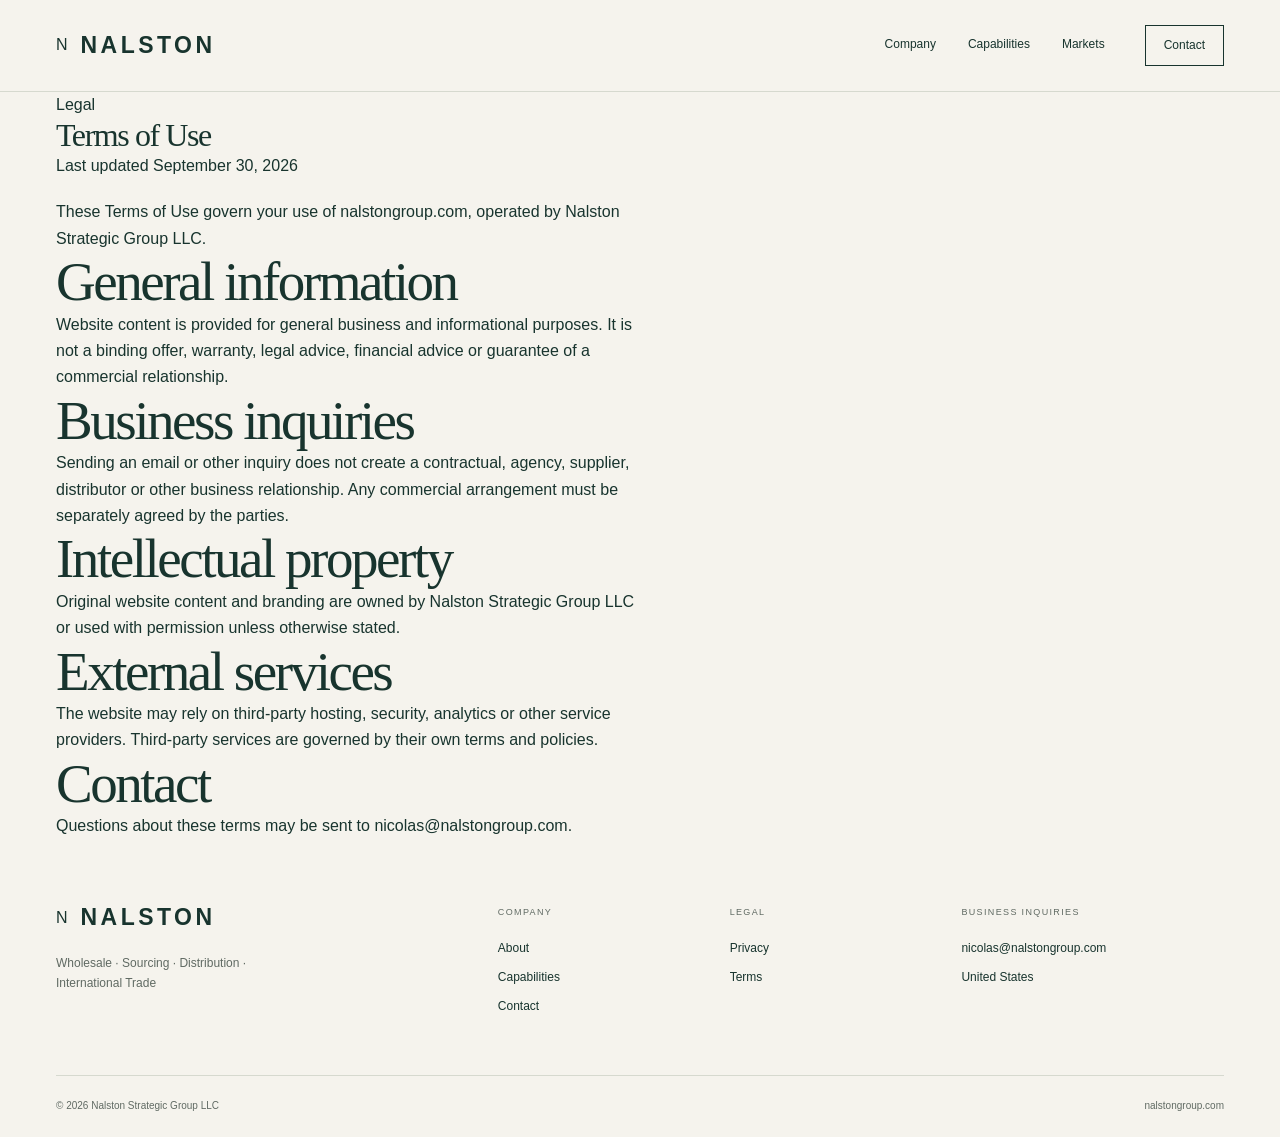
<file: terms.html>
<!doctype html><html lang="en"><head><meta charset="utf-8"><meta name="viewport" content="width=device-width, initial-scale=1">
<title>Terms of Use | Nalston</title>
<link rel="preconnect" href="https://fonts.googleapis.com">
<link rel="preconnect" href="https://fonts.gstatic.com" crossorigin>
<link href="https://fonts.googleapis.com/css2?family=Inter:wght@400;500;600&display=swap" rel="stylesheet">
<link rel="stylesheet" href="styles.css">
<link rel="icon" href="assets/favicon.svg" type="image/svg+xml">
</head><body>
<header class="site-header">
  <div class="frame header-inner">
    <a class="brand" href="index.html" aria-label="Nalston home">
      <span class="brand-symbol" aria-hidden="true">N</span>
      <span class="brand-name">NALSTON</span>
    </a>
    <button class="menu-button" type="button" aria-label="Toggle navigation" aria-expanded="false" data-menu>
      <span></span><span></span>
    </button>
    <nav class="main-nav" data-nav>
      <a href="company.html">Company</a>
      <a href="capabilities.html">Capabilities</a>
      <a href="index.html#markets">Markets</a>
      <a class="nav-contact" href="contact.html">Contact</a>
    </nav>
  </div>
</header>

<main class="legal-page"><div class="frame legal-wrap">
<p class="kicker">Legal</p><h1>Terms of Use</h1><p class="legal-date">Last updated September 30, 2026</p>
<p>These Terms of Use govern your use of nalstongroup.com, operated by Nalston Strategic Group LLC.</p>
<h2>General information</h2><p>Website content is provided for general business and informational purposes. It is not a binding offer, warranty, legal advice, financial advice or guarantee of a commercial relationship.</p>
<h2>Business inquiries</h2><p>Sending an email or other inquiry does not create a contractual, agency, supplier, distributor or other business relationship. Any commercial arrangement must be separately agreed by the parties.</p>
<h2>Intellectual property</h2><p>Original website content and branding are owned by Nalston Strategic Group LLC or used with permission unless otherwise stated.</p>
<h2>External services</h2><p>The website may rely on third-party hosting, security, analytics or other service providers. Third-party services are governed by their own terms and policies.</p>
<h2>Contact</h2><p>Questions about these terms may be sent to <a href="mailto:nicolas@nalstongroup.com">nicolas@nalstongroup.com</a>.</p>
</div></main>
<footer class="site-footer">
  <div class="frame footer-main">
    <div class="footer-brand">
      <div class="brand light">
        <span class="brand-symbol">N</span>
        <span class="brand-name">NALSTON</span>
      </div>
      <p>Wholesale · Sourcing · Distribution · International Trade</p>
    </div>
    <div class="footer-col">
      <span class="footer-label">Company</span>
      <a href="company.html">About</a>
      <a href="capabilities.html">Capabilities</a>
      <a href="contact.html">Contact</a>
    </div>
    <div class="footer-col">
      <span class="footer-label">Legal</span>
      <a href="privacy.html">Privacy</a>
      <a href="terms.html">Terms</a>
    </div>
    <div class="footer-col">
      <span class="footer-label">Business inquiries</span>
      <a href="mailto:nicolas@nalstongroup.com">nicolas@nalstongroup.com</a>
      <span>United States</span>
    </div>
  </div>
  <div class="frame footer-bottom">
    <span>© 2026 Nalston Strategic Group LLC</span>
    <span>nalstongroup.com</span>
  </div>
</footer>
<script src="script.js"></script>
</body></html>
</file>
<file: styles.css>
/* NALSTON — editorial design, static and dependency-free. */
:root {
  --ink:#18342e;
  --forest:#142f29;
  --paper:#f5f3ed;
  --muted:#606a63;
  --line:#d6d9cf;
  --gold:#c6ac78;
  --serif:Georgia,'Times New Roman',serif
}
* {
  box-sizing:border-box
}
html {
  scroll-behavior:smooth;
  scroll-padding-top:105px
}
body {
  margin:0;
  background:var(--paper);
  color:var(--ink);
  font:16px/1.65 Arial,Helvetica,sans-serif;
  -webkit-font-smoothing:antialiased
}
body.menu-open {
  overflow:hidden
}
a {
  color:inherit;
  text-decoration:none
}
button,input,select,textarea {
  font:inherit
}
button {
  cursor:pointer
}
img {
  display:block;
  max-width:100%;
  height:auto
}
figure,p,h1,h2,h3 {
  margin:0
}
h1,h2,h3 {
  font-weight:400
}
h1,h2 {
  font-family:var(--serif);
  letter-spacing:-.045em;
  line-height:1.08
}
h2 {
  font-size:clamp(38px,4.3vw,62px)
}
h3 {
  font-size:24px;
  line-height:1.25;
  letter-spacing:-.025em
}
p {
  max-width:65ch
}
p+p {
  margin-top:20px
}
::selection {
  background:var(--gold);
  color:var(--forest)
}
:focus-visible {
  outline:3px solid #a17b3f;
  outline-offset:6px
}
.frame {
  width:min(1280px,calc(100% - 112px));
  margin-inline:auto
}
.section {
  padding-block:112px
}
.eyebrow {
  font-size:11px;
  line-height:1.5;
  font-weight:600;
  letter-spacing:.18em;
  text-transform:uppercase
}
.section-label {
  display:flex;
  align-items:center;
  gap:20px;
  margin-bottom:40px
}
.section-label:before {
  content:'';
  width:28px;
  height:1px;
  background:currentColor
}
.muted {
  color:var(--muted)
}
.text-link {
  display:inline-flex;
  align-items:center;
  gap:38px;
  padding:12px 0;
  border-bottom:1px solid currentColor;
  font-size:13px;
  font-weight:600
}
.text-link span,.button span {
  transition:transform .2s
}
.text-link:hover span,.button:hover span {
  transform:translateX(4px)
}
.button {
  display:inline-flex;
  justify-content:space-between;
  align-items:center;
  gap:38px;
  min-height:52px;
  padding:14px 23px;
  background:var(--forest);
  color:var(--paper);
  border:1px solid var(--forest);
  font-size:13px;
  font-weight:600;
  transition:background .2s
}
.button:hover {
  background:#294b40
}
.button.light {
  background:var(--paper);
  color:var(--forest);
  border-color:var(--paper)
}
.button.light:hover {
  background:#dedacb
}
.button.outline {
  background:transparent;
  color:var(--ink);
  border-color:#a8b1a3
}
.button.outline:hover {
  border-color:var(--ink)
}
.skip-link {
  position:fixed;
  left:16px;
  top:-100px;
  z-index:100;
  background:var(--paper);
  padding:12px 20px
}
.skip-link:focus {
  top:12px
}
.site-header {
  height:92px;
  position:sticky;
  top:0;
  z-index:30;
  background:var(--paper);
  border-bottom:1px solid var(--line)
}
.header-inner {
  height:100%;
  display:flex;
  align-items:center;
  justify-content:space-between;
  gap:32px
}
.brand {
  display:inline-flex;
  gap:13px;
  align-items:center;
  flex-shrink:0
}
.brand-mark {
  width:35px;
  height:35px
}
.brand-name {
  font-size:23px;
  letter-spacing:.15em;
  line-height:1;
  font-weight:600
}
.brand-sub {
  display:block;
  font-size:7px;
  letter-spacing:.24em;
  margin-top:8px;
  font-weight:400
}
.main-nav {
  display:flex;
  align-items:center;
  gap:32px;
  font-size:12px
}
.main-nav>a:not(.nav-contact) {
  padding-block:15px;
  border-bottom:1px solid transparent
}
.main-nav>a:hover,.main-nav>a[aria-current=page] {
  border-bottom-color:var(--ink)
}
.main-nav .nav-contact {
  border:1px solid var(--ink);
  padding:10px 18px;
  margin-left:8px;
  display:flex;
  gap:24px;
  align-items:center
}
.main-nav .nav-contact:hover {
  background:var(--ink);
  color:var(--paper)
}
.menu-button {
  display:none
}
.hero {
  background:var(--forest);
  color:var(--paper);
  display:grid;
  grid-template-columns:1fr 1fr;
  min-height:650px
}
.hero-copy {
  padding:76px 54px 58px max(56px,calc((100vw - 1280px)/2));
  display:flex;
  flex-direction:column;
  align-items:flex-start;
  justify-content:center
}
.hero .eyebrow {
  color:#d7c29b;
  display:flex;
  align-items:center;
  gap:10px
}
.hero .eyebrow:before {
  content:'';
  width:5px;
  height:5px;
  background:var(--gold)
}
.hero h1 {
  font-size:clamp(58px,6.25vw,92px);
  margin:27px 0 25px;
  line-height:1.01;
  max-width:8.5em
}
.hero h1 em {
  font-weight:400;
  color:#dac7a4
}
.hero-description {
  font-size:15px;
  line-height:1.8;
  max-width:350px;
  color:#d1d9d0
}
.hero .button {
  margin-top:33px
}
.hero-photo {
  position:relative;
  overflow:hidden;
  min-width:0
}
.hero-photo picture,.hero-photo img {
  height:100%;
  width:100%;
  object-fit:cover
}
.hero-photo img {
  object-position:50% 50%;
  filter:saturate(.65) brightness(.85)
}
.photo-label {
  position:absolute;
  bottom:26px;
  left:30px;
  right:30px;
  display:flex;
  justify-content:space-between;
  gap:20px;
  font-size:9px;
  letter-spacing:.13em;
  text-transform:uppercase;
  color:#fff;
  background:#142f29ed;
  padding:12px 15px
}
.photo-label span:last-child {
  color:#d8c8a7
}
.market-strip {
  border-bottom:1px solid var(--line)
}
.market-strip .frame {
  display:flex;
  align-items:center;
  justify-content:space-between;
  gap:32px;
  min-height:89px
}
.market-strip .eyebrow {
  font-size:9px;
  color:var(--muted)
}
.market-strip p {
  font-size:13px;
  letter-spacing:.03em
}
.market-strip i {
  font-style:normal;
  color:#9c9f91;
  margin:0 20px
}
.strip-note {
  font-family:var(--serif);
  font-size:17px;
  color:var(--muted)
}
.company-grid {
  display:grid;
  grid-template-columns:1fr 1fr;
  gap:100px;
  align-items:center
}
.company-figure img {
  width:100%;
  height:570px;
  object-fit:cover;
  object-position:center 57%;
  filter:saturate(.6)
}
.company-figure figcaption {
  display:flex;
  justify-content:space-between;
  gap:20px;
  padding-top:14px;
  font-size:9px;
  letter-spacing:.09em;
  text-transform:uppercase;
  color:var(--muted)
}
.company-copy h2 {
  margin-bottom:28px
}
.company-copy>p {
  color:var(--muted);
  font-size:15px
}
.company-copy .text-link {
  margin-top:25px
}
.company-note {
  border-top:1px solid var(--line);
  margin-top:35px;
  padding-top:20px;
  display:flex;
  gap:24px;
  align-items:start
}
.company-note span {
  font-size:10px;
  letter-spacing:.1em;
  text-transform:uppercase;
  min-width:100px
}
.company-note p {
  font-size:13px;
  line-height:1.7
}
.capabilities {
  background:#eaece4
}
.section-heading {
  display:grid;
  grid-template-columns:1fr 1fr;
  gap:80px;
  align-items:end;
  margin-bottom:54px
}
.section-heading .section-label {
  margin-bottom:25px
}
.section-heading>p {
  font-size:15px;
  max-width:390px;
  justify-self:end;
  color:var(--muted)
}
.service-list {
  border-top:1px solid #bac2b7
}
.service-item {
  display:grid;
  grid-template-columns:62px 1.05fr 1fr 42px;
  align-items:center;
  gap:24px;
  padding:31px 0;
  border-bottom:1px solid #bac2b7;
  transition:padding .2s,background .2s
}
.service-item:hover {
  padding-inline:14px;
  background:#e0e5da
}
.service-no {
  font-size:11px;
  color:var(--muted)
}
.service-item h3 {
  font-family:var(--serif);
  font-size:29px
}
.service-item p {
  font-size:13px;
  color:var(--muted);
  max-width:355px
}
.service-arrow {
  justify-self:end;
  font-size:22px
}
.section-foot {
  display:flex;
  justify-content:space-between;
  align-items:center;
  gap:30px;
  margin-top:32px;
  font-size:12px;
  color:var(--muted)
}
.markets {
  background:var(--forest);
  color:var(--paper)
}
.markets-grid {
  display:grid;
  grid-template-columns:1fr 1fr;
  gap:100px
}
.markets .section-label {
  color:#cdb78f
}
.markets h2 {
  font-size:clamp(42px,4.5vw,64px)
}
.markets-intro>p {
  margin-top:26px;
  color:#bdcbc0;
  font-size:14px;
  max-width:350px
}
.market-list {
  padding-top:5px
}
.market-row {
  border-top:1px solid #526459;
  padding:25px 0;
  display:grid;
  grid-template-columns:35px 1fr;
  column-gap:22px
}
.market-row:last-child {
  border-bottom:1px solid #526459
}
.market-row>span {
  font-size:10px;
  color:#d7c29b;
  padding-top:9px
}
.market-row h3 {
  font-family:var(--serif);
  font-size:32px
}
.market-row p {
  color:#bdcbc0;
  font-size:13px;
  margin-top:8px
}
.market-note {
  font-size:10px;
  color:#bdcbc0;
  margin-top:24px
}
.markets-footer {
  display:flex;
  align-items:center;
  justify-content:space-between;
  border-top:1px solid #526459;
  margin-top:68px;
  padding-top:23px;
  font-size:10px;
  letter-spacing:.1em;
  text-transform:uppercase;
  color:#bdcbc0
}
.markets-footer span:last-child {
  color:#d7c29b
}
.process-header {
  max-width:650px;
  margin-bottom:55px
}
.process-header .section-label {
  margin-bottom:25px
}
.steps {
  display:grid;
  grid-template-columns:repeat(3,1fr);
  gap:44px
}
.step {
  border-top:1px solid var(--line);
  padding-top:25px
}
.step .step-no {
  font-size:11px;
  color:var(--muted);
  display:block;
  margin-bottom:32px
}
.step h3 {
  font-family:var(--serif);
  font-size:28px;
  margin-bottom:17px
}
.step p {
  font-size:14px;
  color:var(--muted)
}
.principle-bar {
  margin-top:55px;
  padding-top:22px;
  border-top:1px solid var(--line);
  display:flex;
  gap:30px;
  justify-content:space-between;
  align-items:center
}
.principle-bar p {
  font-family:var(--serif);
  font-size:23px;
  line-height:1.4
}
.principle-bar span {
  font-size:10px;
  letter-spacing:.12em;
  text-transform:uppercase;
  flex-shrink:0;
  color:var(--muted)
}
.partners {
  background:#e9e7de
}
.partners-grid {
  display:grid;
  grid-template-columns:.85fr 1.15fr;
  gap:90px;
  align-items:center
}
.partner-image {
  height:430px;
  width:100%;
  object-fit:cover;
  object-position:75% 50%;
  filter:saturate(.4)
}
.partners h2 {
  margin-bottom:23px
}
.partners .section-label {
  margin-bottom:27px
}
.partners p {
  color:var(--muted);
  font-size:15px
}
.partner-types {
  display:flex;
  flex-wrap:wrap;
  gap:10px 23px;
  border-top:1px solid #c6c9bd;
  margin-top:28px;
  padding-top:22px;
  font-size:10px;
  letter-spacing:.06em;
  text-transform:uppercase
}
.partners .text-link {
  margin-top:22px
}
.final-cta {
  background:var(--forest);
  color:var(--paper);
  padding:85px 0
}
.cta-grid {
  display:flex;
  justify-content:space-between;
  align-items:center;
  gap:60px
}
.final-cta .eyebrow {
  color:var(--gold);
  margin-bottom:22px
}
.final-cta h2 {
  font-size:clamp(40px,4.5vw,64px)
}
.final-cta .button {
  flex-shrink:0
}
.contact-band {
  padding:48px 0;
  border-bottom:1px solid var(--line)
}
.contact-band .frame {
  display:flex;
  align-items:center;
  justify-content:space-between;
  gap:32px
}
.contact-band h2 {
  font-family:Arial,sans-serif;
  font-size:12px;
  font-weight:600;
  letter-spacing:0;
  margin-bottom:8px
}
.contact-band p {
  font-size:13px;
  color:var(--muted)
}
.contact-email {
  font-family:var(--serif);
  font-size:clamp(21px,2.7vw,35px);
  border-bottom:1px solid var(--line);
  padding-bottom:5px;
  overflow-wrap:anywhere
}
.site-footer {
  padding:65px 0 23px
}
.footer-main {
  display:grid;
  grid-template-columns:1.5fr .7fr .7fr 1fr;
  gap:48px
}
.footer-brand p {
  margin-top:23px;
  font-size:12px;
  color:var(--muted);
  max-width:240px
}
.footer-col {
  display:flex;
  align-items:flex-start;
  flex-direction:column;
  gap:9px;
  font-size:12px
}
.footer-label {
  font-size:9px;
  text-transform:uppercase;
  letter-spacing:.15em;
  color:var(--muted);
  margin-bottom:11px
}
.footer-col a:hover {
  text-decoration:underline;
  text-underline-offset:4px
}
.footer-col a {
  overflow-wrap:anywhere
}
.footer-bottom {
  border-top:1px solid var(--line);
  margin-top:58px;
  padding-top:22px;
  display:flex;
  justify-content:space-between;
  gap:24px;
  font-size:10px;
  color:var(--muted)
}
.page-hero {
  padding:78px 0 65px;
  border-bottom:1px solid var(--line)
}
.page-hero .eyebrow {
  margin-bottom:28px
}
.page-hero h1 {
  font-size:clamp(49px,6.2vw,85px);
  max-width:920px
}
.page-hero .lead {
  margin-top:27px;
  max-width:630px;
  color:var(--muted);
  font-size:17px
}
.page-hero.dark {
  background:var(--forest);
  color:var(--paper)
}
.page-hero.dark .eyebrow {
  color:var(--gold)
}
.page-hero.dark .lead {
  color:#c8d2c7
}
.company-facts {
  display:grid;
  grid-template-columns:repeat(3,1fr);
  gap:35px;
  margin-top:60px;
  border-top:1px solid var(--line);
  padding-top:28px
}
.company-facts dt {
  font-size:10px;
  letter-spacing:.1em;
  text-transform:uppercase;
  color:var(--muted);
  margin-bottom:10px
}
.company-facts dd {
  margin:0;
  font-size:14px
}
.detail {
  display:grid;
  grid-template-columns:100px 1fr 1fr;
  gap:55px;
  padding:58px 0;
  border-bottom:1px solid var(--line);
  scroll-margin-top:100px
}
.detail>span {
  font-family:var(--serif);
  font-size:35px;
  color:#758174
}
.detail h2 {
  font-size:38px;
  margin-bottom:18px
}
.detail .lead {
  font-size:16px;
  color:var(--ink)
}
.detail p {
  font-size:14px;
  color:var(--muted)
}
.detail ul {
  padding-left:18px;
  color:var(--muted);
  font-size:13px;
  line-height:2;
  margin:20px 0 0
}
.detail-note {
  margin-top:30px;
  font-size:12px;
  color:var(--muted)
}
.contact-layout {
  display:grid;
  grid-template-columns:.9fr 1.1fr;
  gap:100px;
  align-items:start
}
.contact-details h2 {
  font-size:42px;
  margin-bottom:23px
}
.contact-details>p {
  font-size:15px;
  color:var(--muted)
}
.contact-details .contact-email {
  font-size:24px;
  display:inline-block;
  margin-top:25px
}
.contact-details dl {
  margin-top:45px
}
.contact-details dt {
  font-size:10px;
  text-transform:uppercase;
  letter-spacing:.12em;
  color:var(--muted);
  margin-top:25px
}
.contact-details dd {
  margin:6px 0 0;
  font-size:14px
}
.inquiry-form {
  background:#eaece4;
  padding:38px
}
.inquiry-form h2 {
  font-size:31px;
  margin-bottom:12px
}
.form-intro {
  font-size:13px;
  color:var(--muted);
  margin-bottom:28px
}
.form-grid {
  display:grid;
  grid-template-columns:1fr 1fr;
  gap:21px
}
.field {
  display:flex;
  flex-direction:column;
  gap:6px
}
.field.full {
  grid-column:1/-1
}
.field label {
  font-size:12px
}
.field input,.field select,.field textarea {
  width:100%;
  border:1px solid #b5bdb2;
  border-radius:0;
  background:var(--paper);
  color:var(--ink);
  padding:11px 12px;
  font-size:14px;
  min-height:46px
}
.field textarea {
  min-height:130px;
  resize:vertical
}
.form-note {
  font-size:11px;
  color:var(--muted);
  margin:22px 0
}
.form-note a {
  text-decoration:underline
}
.form-actions {
  display:flex;
  flex-wrap:wrap;
  gap:12px
}
.form-status {
  font-size:12px;
  margin-top:15px
}
.form-status:empty {
  display:none
}
.inquiry-form[hidden] {
  display:none
}
.legal-layout {
  display:grid;
  grid-template-columns:260px 1fr;
  gap:80px;
  max-width:1120px
}
.legal-meta {
  font-size:12px;
  color:var(--muted)
}
.legal-meta p {
  margin-bottom:24px
}
.legal-body {
  max-width:720px
}
.legal-body h2 {
  font-family:Arial,sans-serif;
  font-size:22px;
  letter-spacing:-.02em;
  margin:34px 0 14px
}
.legal-body>p:first-child {
  font-size:18px;
  color:var(--ink)
}
.legal-body p {
  font-size:14px;
  color:var(--muted)
}
.legal-body a {
  text-decoration:underline;
  text-underline-offset:3px
}
.error-page {
  min-height:55vh
}
.error-page .button {
  margin-top:35px
}
@media(min-width:1600px) {
  .hero {
    min-height:710px
  }
  .hero-copy {
    padding-right:75px
  }
  .hero h1 {
    font-size:94px
  }
}
@media(max-width:1100px) {
  .frame {
    width:calc(100% - 64px)
  }
  .main-nav {
    gap:20px
  }
  .hero-copy {
    padding:60px 32px
  }
  .hero h1 {
    font-size:66px
  }
  .hero {
    min-height:610px
  }
  .company-grid,.markets-grid,.partners-grid,.contact-layout {
    gap:50px
  }
  .company-figure img {
    height:520px
  }
  .footer-main {
    gap:25px
  }
  .service-item {
    grid-template-columns:36px 1fr 1fr 25px;
    gap:18px
  }
  .service-item h3 {
    font-size:26px
  }
  .detail {
    grid-template-columns:60px 1fr 1fr;
    gap:30px
  }
}
@media(max-width:800px) {
  html {
    scroll-padding-top:85px
  }
  .site-header {
    height:78px
  }
  .brand-name {
    font-size:21px
  }
  .brand-mark {
    width:31px;
    height:31px
  }
  .brand-sub {
    font-size:6px
  }
  .menu-button {
    display:flex;
    align-items:center;
    gap:12px;
    background:transparent;
    border:1px solid var(--line);
    padding:9px 12px;
    color:var(--ink);
    font-size:11px;
    min-height:44px
  }
  .menu-lines {
    width:16px;
    display:grid;
    gap:5px
  }
  .menu-lines i {
    height:1px;
    width:16px;
    background:currentColor;
    transition:transform .2s
  }
  .menu-button[aria-expanded=true] .menu-lines i:first-child {
    transform:translateY(3px) rotate(45deg)
  }
  .menu-button[aria-expanded=true] .menu-lines i:last-child {
    transform:translateY(-3px) rotate(-45deg)
  }
  .js .main-nav {
    display:none
  }
  .js .main-nav.is-open {
    display:flex;
    flex-direction:column;
    align-items:stretch;
    gap:0;
    position:absolute;
    top:78px;
    left:0;
    right:0;
    padding:20px 32px 35px;
    background:var(--paper);
    box-shadow:0 20px 25px #142f2920;
    max-height:calc(100dvh - 78px);
    overflow:auto;
    font-size:17px
  }
  .main-nav>a:not(.nav-contact) {
    padding:16px 0;
    border-bottom:1px solid var(--line)
  }
  .main-nav .nav-contact {
    margin:22px 0 0;
    justify-content:space-between;
    padding:16px
  }
  .section {
    padding-block:78px
  }
  .hero {
    min-height:560px
  }
  .hero-copy {
    padding:48px 26px 48px 32px
  }
  .hero h1 {
    font-size:54px
  }
  .hero-description {
    font-size:14px
  }
  .hero .eyebrow {
    font-size:9px
  }
  .photo-label {
    left:16px;
    right:16px;
    bottom:16px;
    font-size:8px
  }
  .photo-label span:last-child {
    display:none
  }
  .market-strip .frame {
    gap:20px;
    min-height:85px
  }
  .market-strip p {
    font-size:11px
  }
  .market-strip i {
    margin:0 10px
  }
  .strip-note {
    display:none
  }
  .company-grid {
    gap:40px
  }
  .company-figure img {
    height:490px
  }
  .company-copy h2 {
    font-size:39px
  }
  .company-note {
    display:block
  }
  .company-note p {
    margin-top:7px
  }
  .section-label {
    margin-bottom:27px
  }
  .section-heading {
    gap:35px
  }
  .section-heading h2 {
    font-size:42px
  }
  .service-item {
    grid-template-columns:28px 1fr 30px;
    row-gap:10px
  }
  .service-item p {
    grid-column:2;
    grid-row:2;
    max-width:none
  }
  .service-arrow {
    grid-column:3;
    grid-row:1/3
  }
  .markets-grid {
    gap:38px
  }
  .markets h2 {
    font-size:43px
  }
  .market-row h3 {
    font-size:28px
  }
  .market-row {
    column-gap:12px
  }
  .steps {
    gap:27px
  }
  .step h3 {
    font-size:24px
  }
  .partners-grid {
    gap:40px
  }
  .partner-image {
    height:440px
  }
  .partners h2 {
    font-size:42px
  }
  .cta-grid {
    gap:40px
  }
  .footer-main {
    grid-template-columns:1.3fr 1fr 1fr
  }
  .footer-main>.footer-col:last-child {
    grid-column:1/-1;
    flex-direction:row;
    flex-wrap:wrap;
    gap:12px 25px
  }
  .footer-main>.footer-col:last-child .footer-label {
    width:100%;
    margin:0
  }
  .detail {
    grid-template-columns:42px 1fr;
    gap:25px
  }
  .detail>div:last-child {
    grid-column:2
  }
  .contact-layout {
    grid-template-columns:1fr;
    gap:45px
  }
  .contact-details dl {
    display:grid;
    grid-template-columns:1fr 1fr;
    gap:20px;
    margin-top:20px
  }
  .legal-layout {
    grid-template-columns:1fr;
    gap:25px
  }
  .legal-meta {
    display:flex;
    gap:40px
  }
  .legal-meta p {
    margin:0
  }
  .no-js .site-header {
    height:auto
  }
  .no-js .header-inner {
    flex-wrap:wrap;
    padding-block:15px
  }
  .no-js .menu-button {
    display:none
  }
  .no-js .main-nav {
    display:flex;
    flex-wrap:wrap;
    gap:10px 20px;
    font-size:12px
  }
  .no-js .main-nav .nav-contact {
    margin:0;
    padding:10px
  }
}
@media(max-width:600px) {
  .frame {
    width:calc(100% - 40px)
  }
  .section {
    padding-block:62px
  }
  .hero {
    grid-template-columns:1fr;
    min-height:0
  }
  .hero-copy {
    padding:48px 20px 45px
  }
  .hero h1 {
    font-size:clamp(52px,12vw,70px);
    max-width:9em;
    margin-top:24px
  }
  .hero-description {
    max-width:330px;
    font-size:14px
  }
  .hero .button {
    margin-top:25px
  }
  .hero-photo {
    height:300px
  }
  .hero-photo img {
    object-position:center 48%
  }
  .hero .eyebrow {
    font-size:9px
  }
  .photo-label {
    left:20px;
    right:20px
  }
  .market-strip .frame {
    padding-block:20px;
    display:block;
    min-height:0
  }
  .market-strip p {
    margin-top:8px;
    font-size:12px
  }
  .market-strip i {
    margin:0 11px
  }
  .company-grid,.markets-grid,.partners-grid,.section-heading {
    grid-template-columns:1fr;
    gap:35px
  }
  .company-figure img {
    height:400px
  }
  .company-figure figcaption {
    font-size:8px
  }
  .company-copy h2 {
    font-size:43px
  }
  .company-copy .section-label {
    margin-bottom:23px
  }
  .company-note {
    display:flex;
    margin-top:28px
  }
  .company-note p {
    margin:0
  }
  .section-heading {
    margin-bottom:34px;
    gap:20px
  }
  .section-heading>p {
    justify-self:start;
    font-size:14px
  }
  .service-item {
    padding-block:25px;
    gap:10px 12px
  }
  .service-item h3 {
    font-size:25px
  }
  .service-item p {
    font-size:13px
  }
  .service-item:hover {
    padding-inline:0
  }
  .section-foot {
    align-items:start;
    flex-direction:column;
    gap:12px
  }
  .section-foot .text-link {
    padding-top:0
  }
  .markets-grid {
    gap:40px
  }
  .markets h2 {
    font-size:45px
  }
  .markets-footer {
    margin-top:38px;
    align-items:start;
    gap:18px;
    font-size:9px
  }
  .markets-footer span:last-child {
    text-align:right
  }
  .steps {
    grid-template-columns:1fr;
    gap:30px
  }
  .process-header {
    margin-bottom:35px
  }
  .step {
    display:grid;
    grid-template-columns:32px 1fr;
    gap:13px;
    padding-top:23px
  }
  .step .step-no {
    grid-row:1/3;
    margin:0;
    padding-top:5px
  }
  .step h3 {
    margin:0;
    font-size:27px
  }
  .step p {
    grid-column:2
  }
  .principle-bar {
    margin-top:35px;
    flex-direction:column;
    align-items:start;
    gap:12px
  }
  .principle-bar p {
    font-size:22px
  }
  .partners-grid {
    gap:32px
  }
  .partner-image {
    height:265px
  }
  .partners h2 {
    font-size:42px
  }
  .partner-types {
    gap:12px 20px;
    font-size:9px
  }
  .final-cta {
    padding:62px 0
  }
  .cta-grid {
    flex-direction:column;
    align-items:start;
    gap:32px
  }
  .final-cta h2 {
    font-size:46px
  }
  .contact-band {
    padding-block:33px
  }
  .contact-band .frame {
    align-items:start;
    flex-direction:column;
    gap:19px
  }
  .contact-email {
    font-size:25px
  }
  .site-footer {
    padding-top:44px
  }
  .footer-main {
    grid-template-columns:1fr 1fr;
    gap:32px
  }
  .footer-brand {
    grid-column:1/-1
  }
  .footer-brand p {
    max-width:290px;
    margin-top:17px
  }
  .footer-main>.footer-col:last-child {
    display:flex;
    flex-direction:column;
    gap:8px
  }
  .footer-main>.footer-col:last-child .footer-label {
    margin-bottom:4px
  }
  .footer-bottom {
    margin-top:35px;
    flex-direction:column;
    gap:8px;
    font-size:9px
  }
  .page-hero {
    padding:52px 0 43px
  }
  .page-hero h1 {
    font-size:49px
  }
  .page-hero .lead {
    font-size:15px
  }
  .company-facts {
    grid-template-columns:1fr;
    gap:22px;
    margin-top:35px
  }
  .detail {
    padding-block:36px;
    gap:20px 15px;
    grid-template-columns:25px 1fr
  }
  .detail>span {
    font-size:23px
  }
  .detail h2 {
    font-size:33px
  }
  .detail .lead {
    font-size:15px
  }
  .inquiry-form {
    padding:25px 20px
  }
  .form-grid {
    grid-template-columns:1fr;
    gap:18px
  }
  .contact-details h2 {
    font-size:38px
  }
  .contact-details dl {
    grid-template-columns:1fr;
    gap:0
  }
  .contact-details .contact-email {
    font-size:22px
  }
  .legal-meta {
    display:block
  }
  .legal-meta p {
    margin-bottom:12px
  }
  .legal-body h2 {
    font-size:21px
  }
  .js .main-nav.is-open {
    padding-inline:20px
  }
}
@media(prefers-reduced-motion:reduce) {
  html {
    scroll-behavior:auto
  }
  *,*:before,*:after {
    transition:none!important;
    animation:none!important
  }
}
/* Refinement after mobile review: keep process labels above the text. */
@media(max-width:600px) {
  .step {
    display:block
  }
  .step .step-no {
    margin-bottom:15px;
    padding-top:0;
    letter-spacing:.08em
  }
  .step h3 {
    margin-bottom:13px
  }
  .form-intro#message-help {
    margin-bottom:0
  }
  .footer-col a {
    padding-block:4px
  }
}
@media(max-width:600px) {
  .field input,.field select,.field textarea {
    font-size:16px
  }
}
#message-help {
  margin-bottom:0
}

.contact-phone { margin-top: 12px; font-size: 17px; }
.contact-phone a { display: inline-block; padding-block: 6px; text-decoration: underline; text-underline-offset: 4px; }
.contact-band .contact-phone { margin: 0 0 8px; font-size: 16px; color: var(--ink); }
.contact-band p + p { margin-top: 0; }
</file>
